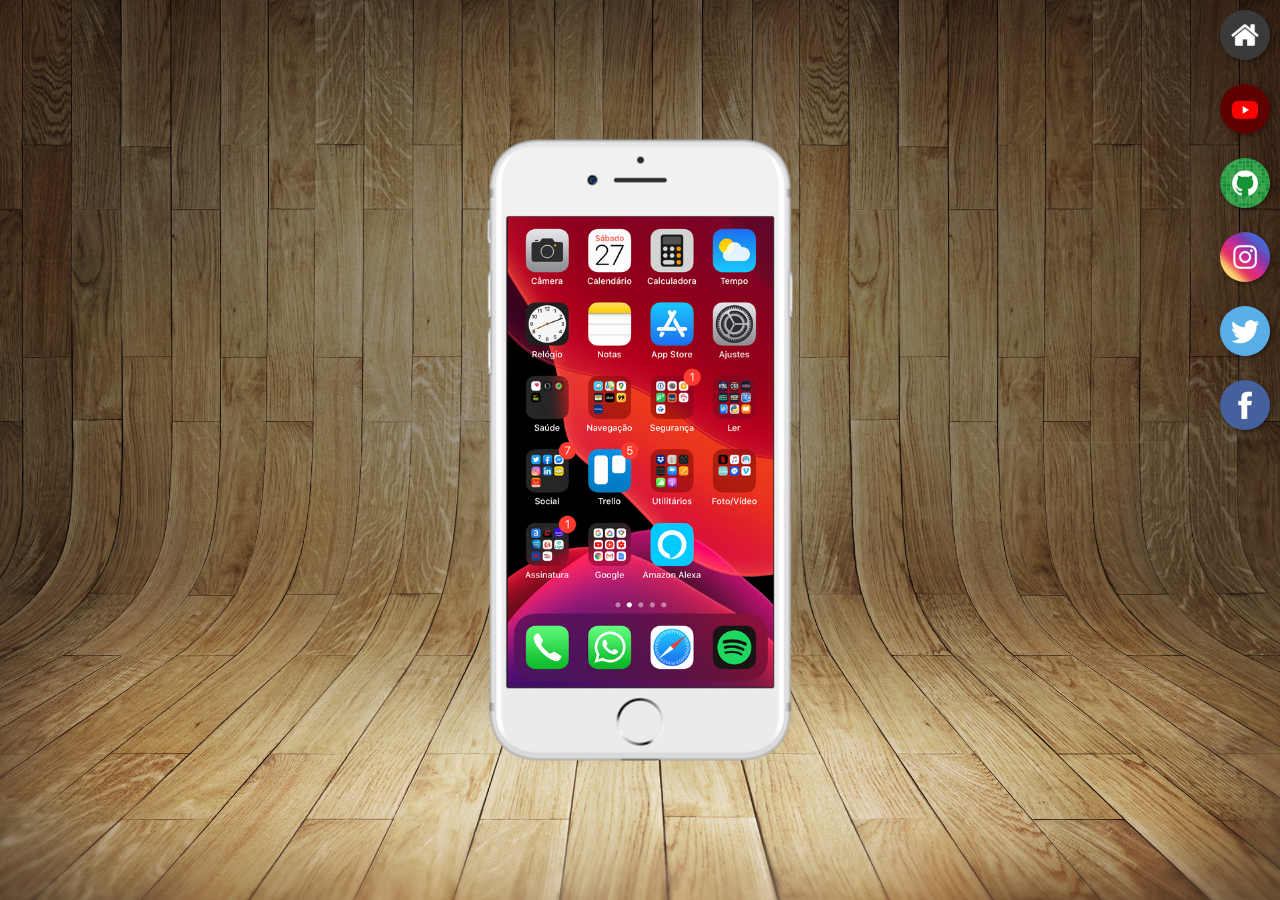
<file: index.html>
<!DOCTYPE html>
<html lang="pt-br">
<head>
    <meta charset="UTF-8">
    <meta name="viewport" content="width=device-width, initial-scale=1.0">
    <link rel="shortcut icon" href="favicon.ico" type="image/x-icon">
    <link rel="stylesheet" href="estilos/style.css">
    <title>Projeto Redes Sociais</title>
</head>
<body>
    <main>
        <section id="telefone">
            <iframe src="home.html" name="tela" id="tela" frameborder="0">
                Seu navegdor não é compatível com isso
            </iframe>
        </section>
        <section id="redes-sociais">
            <a href="home.html" target="tela"><img src="imagens/logo-home.jpg" alt="Home"></a><br>
            <a href="youtube.html" target="tela"><img src="imagens/logo-youtube.jpg" alt="Youtube"></a><br>
            <a href="github.html" target="tela"><img src="imagens/logo-github.jpg" alt="GitHub"></a><br>
            <a href="instagram.html" target="tela"><img src="imagens/logo-instagram.jpg" alt="Instagram"></a><br>
            <a href="twitter.html" target="tela"><img src="imagens/logo-twitter.jpg" alt="Twitter"></a><br>
            <a href="facebook.html" target="tela"><img src="imagens/logo-facebook.jpg" alt="Facebook"></a>
        </section>
    </main>
</body>
</html>
</file>
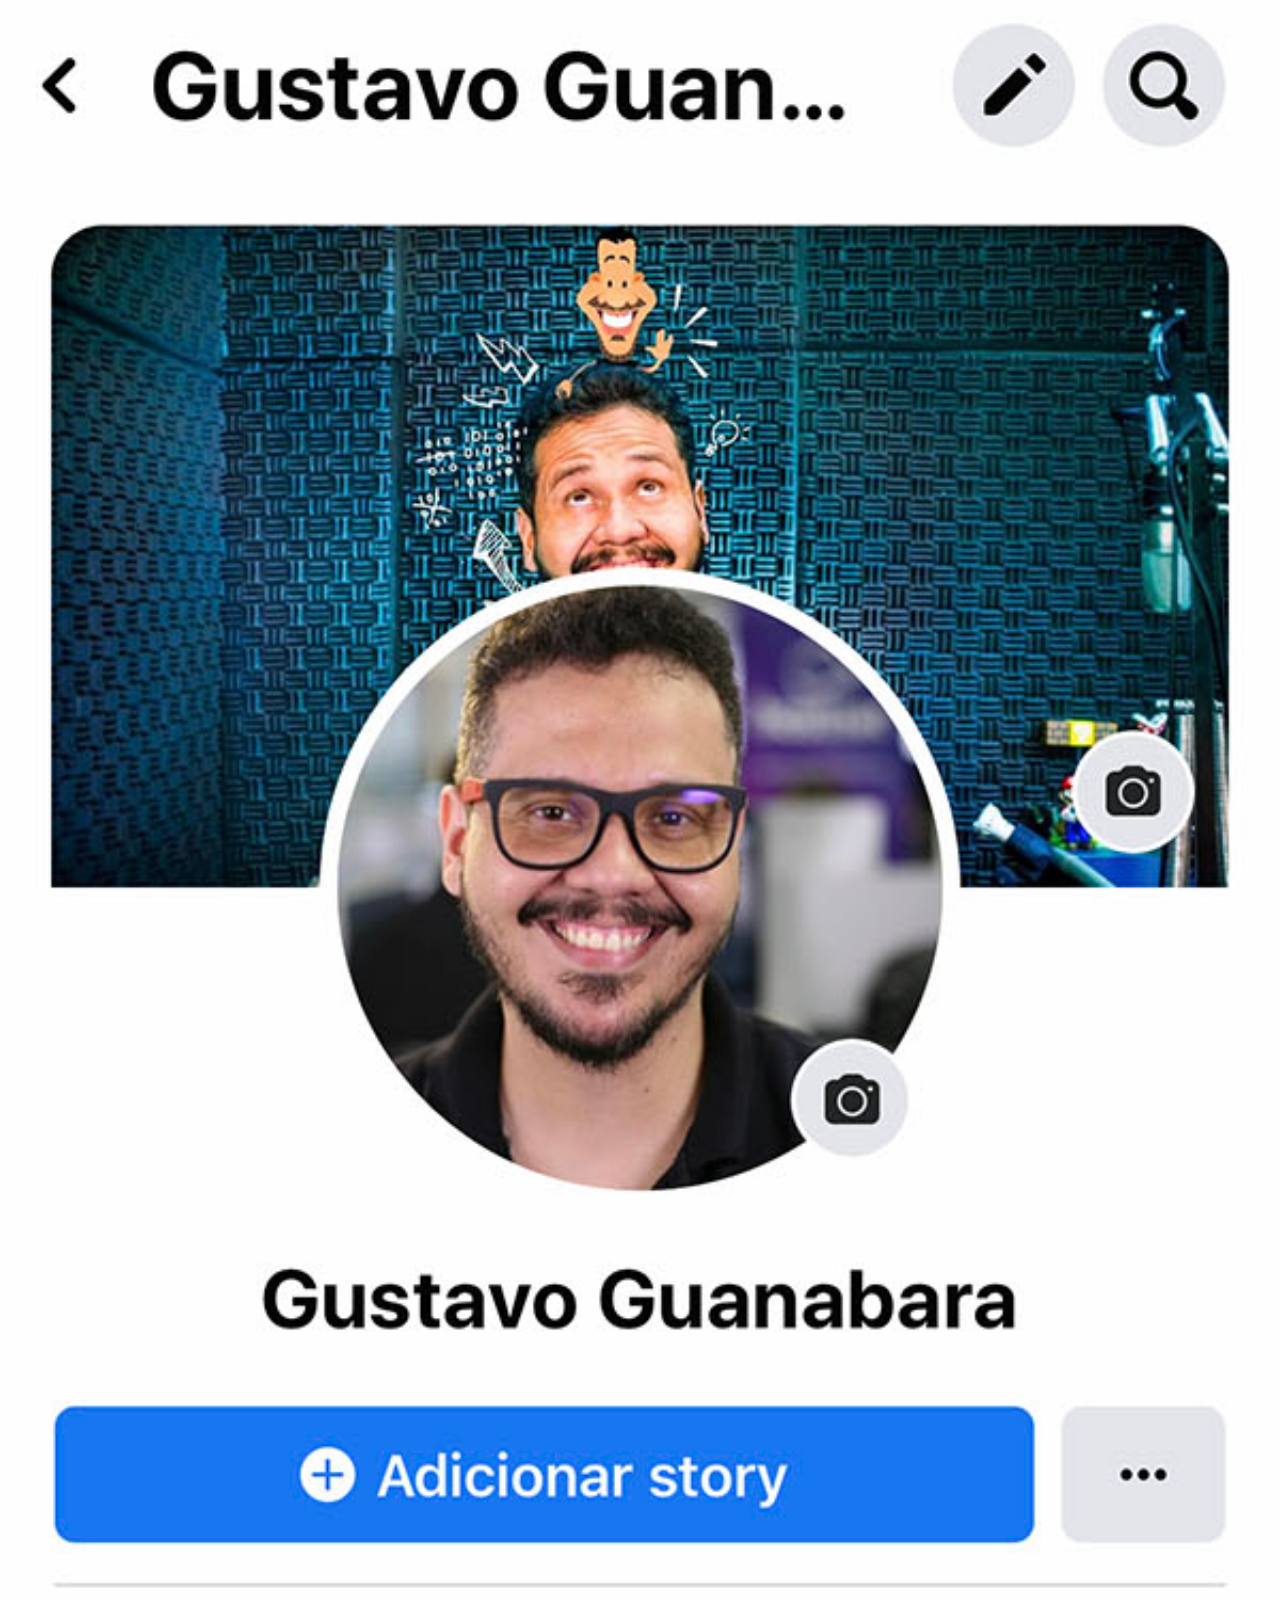
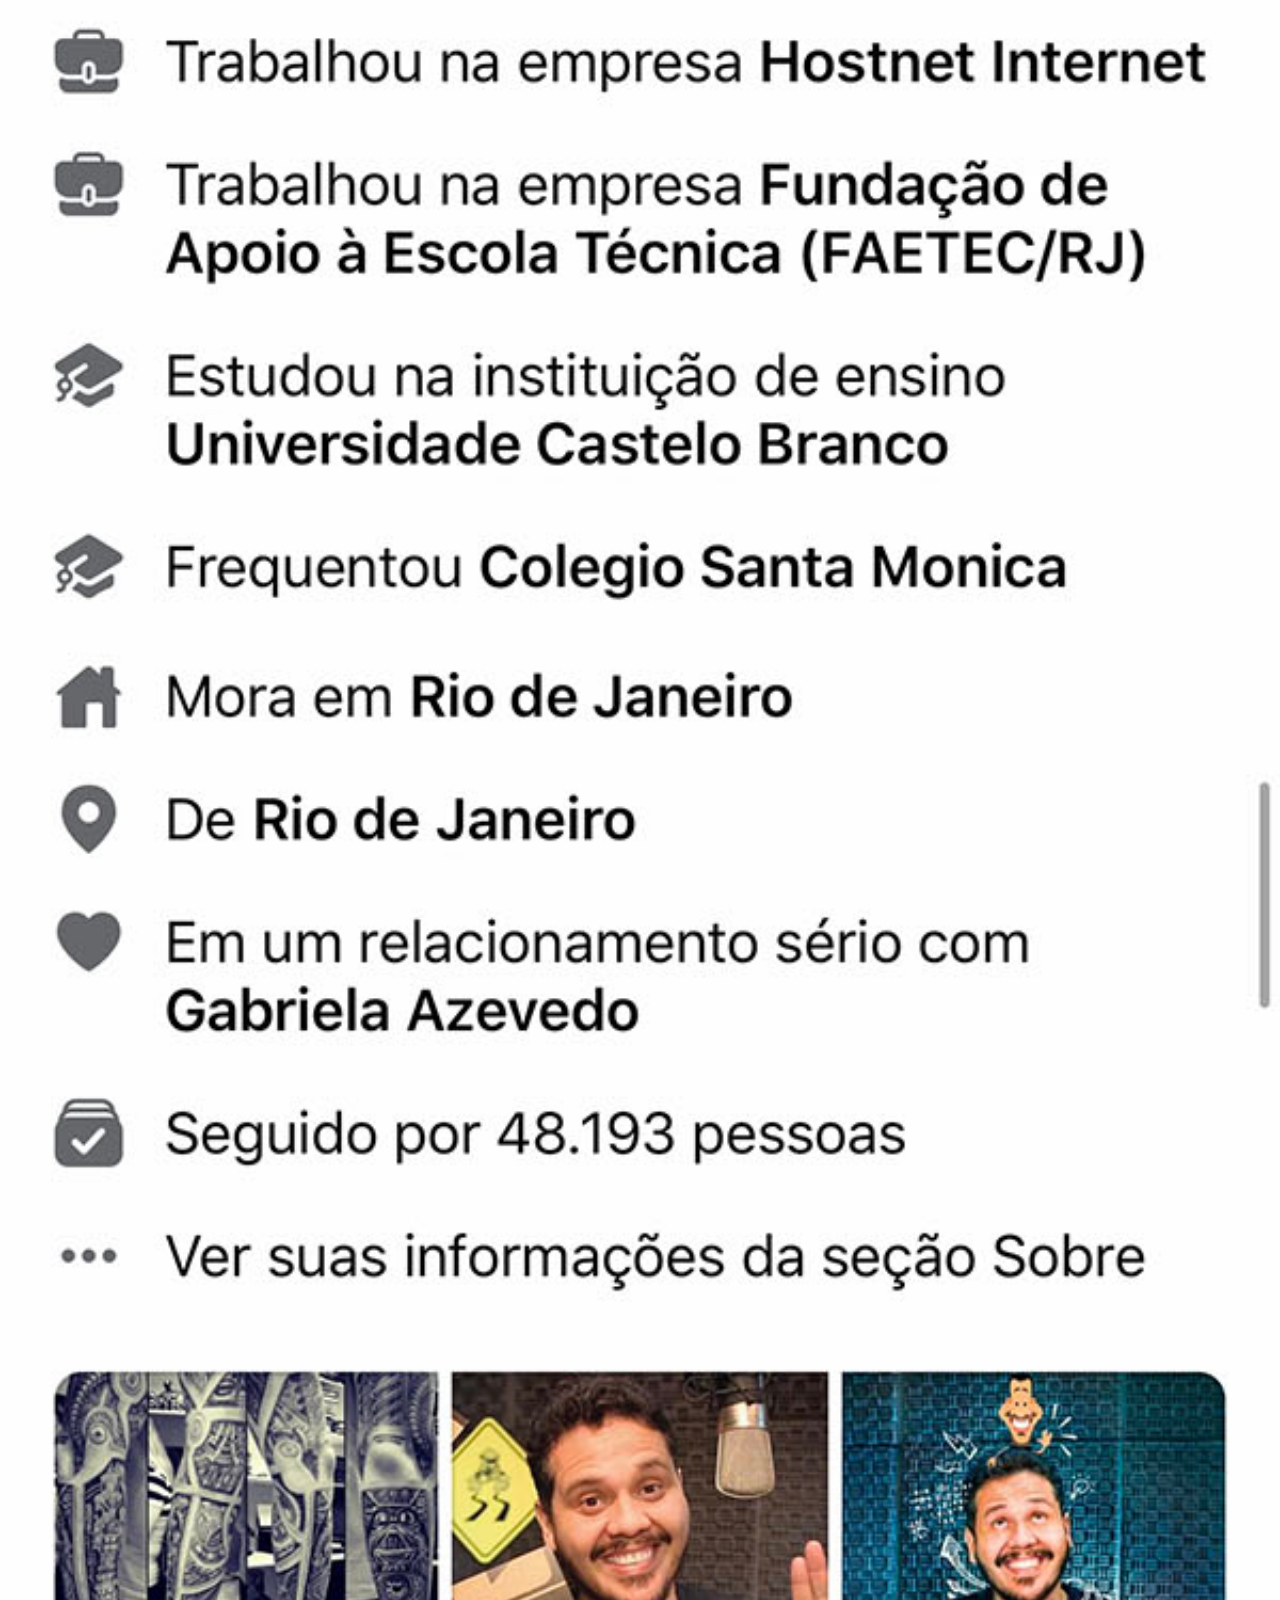
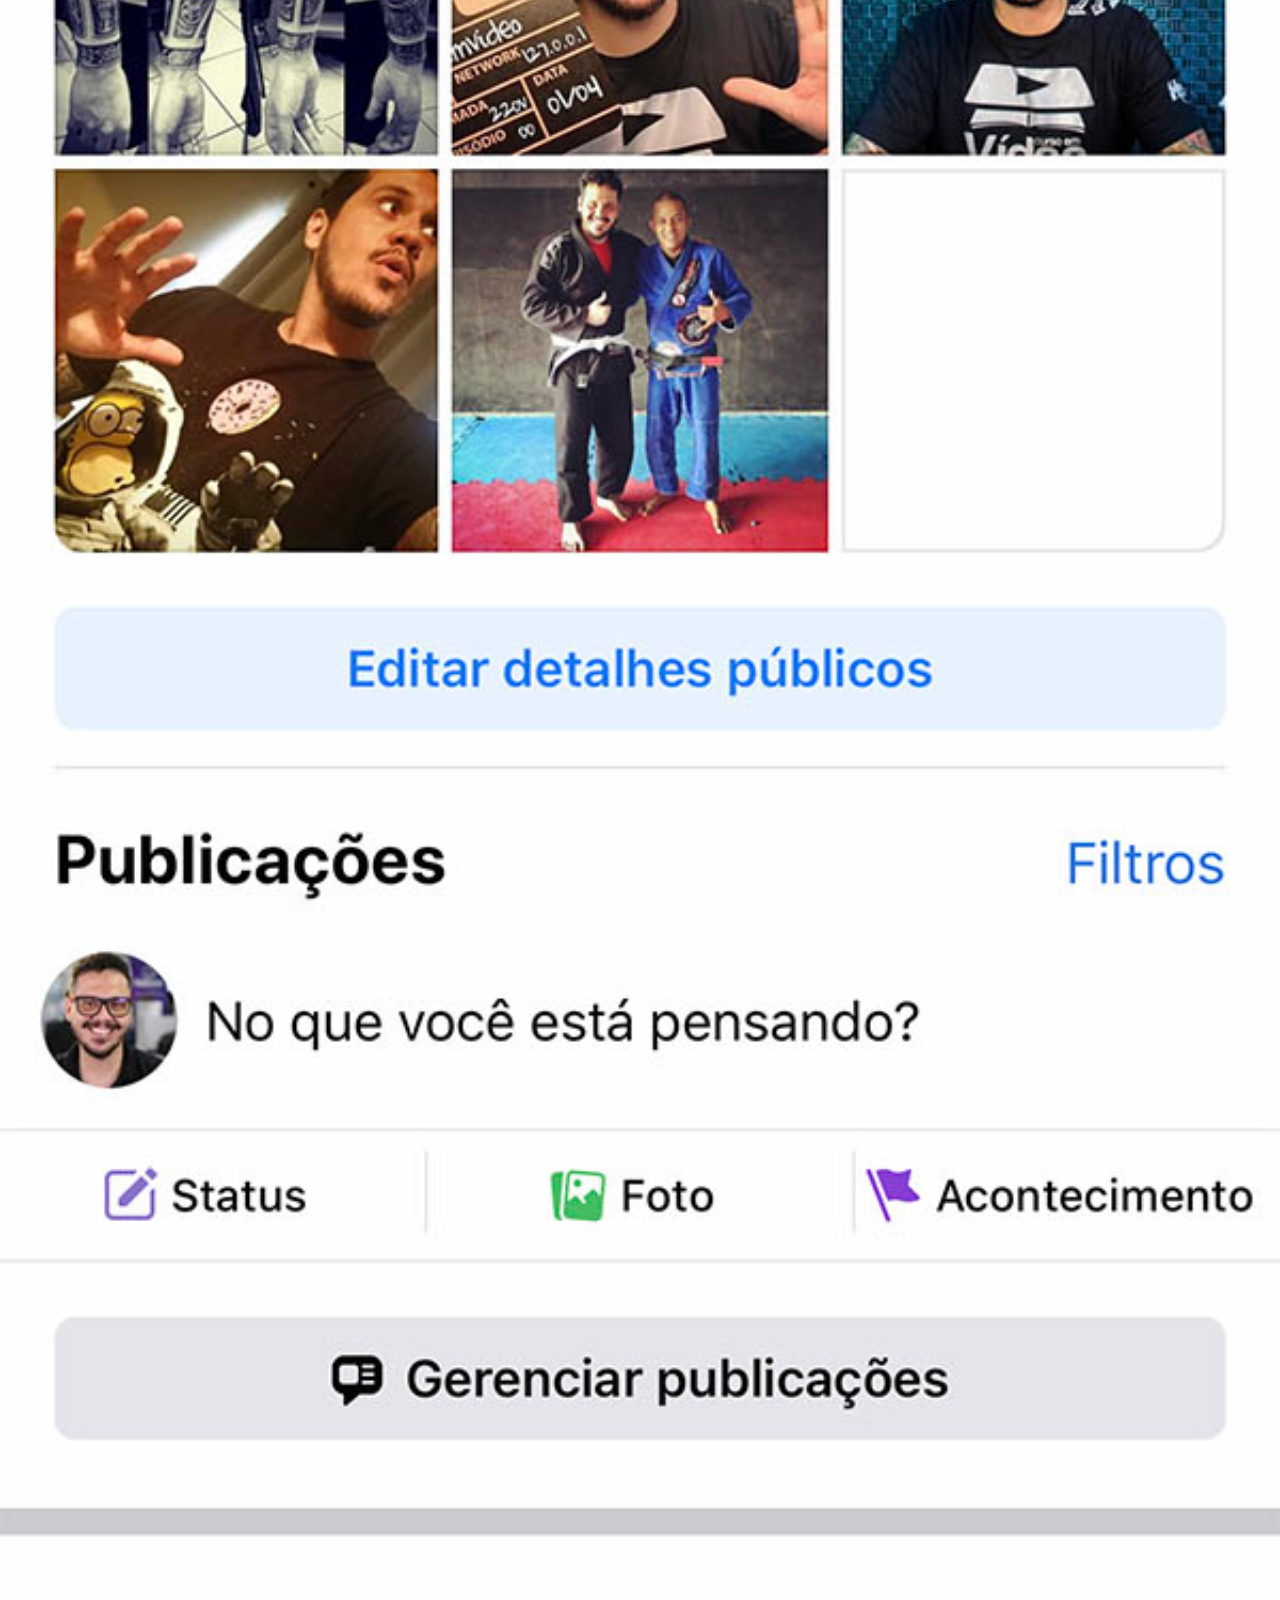
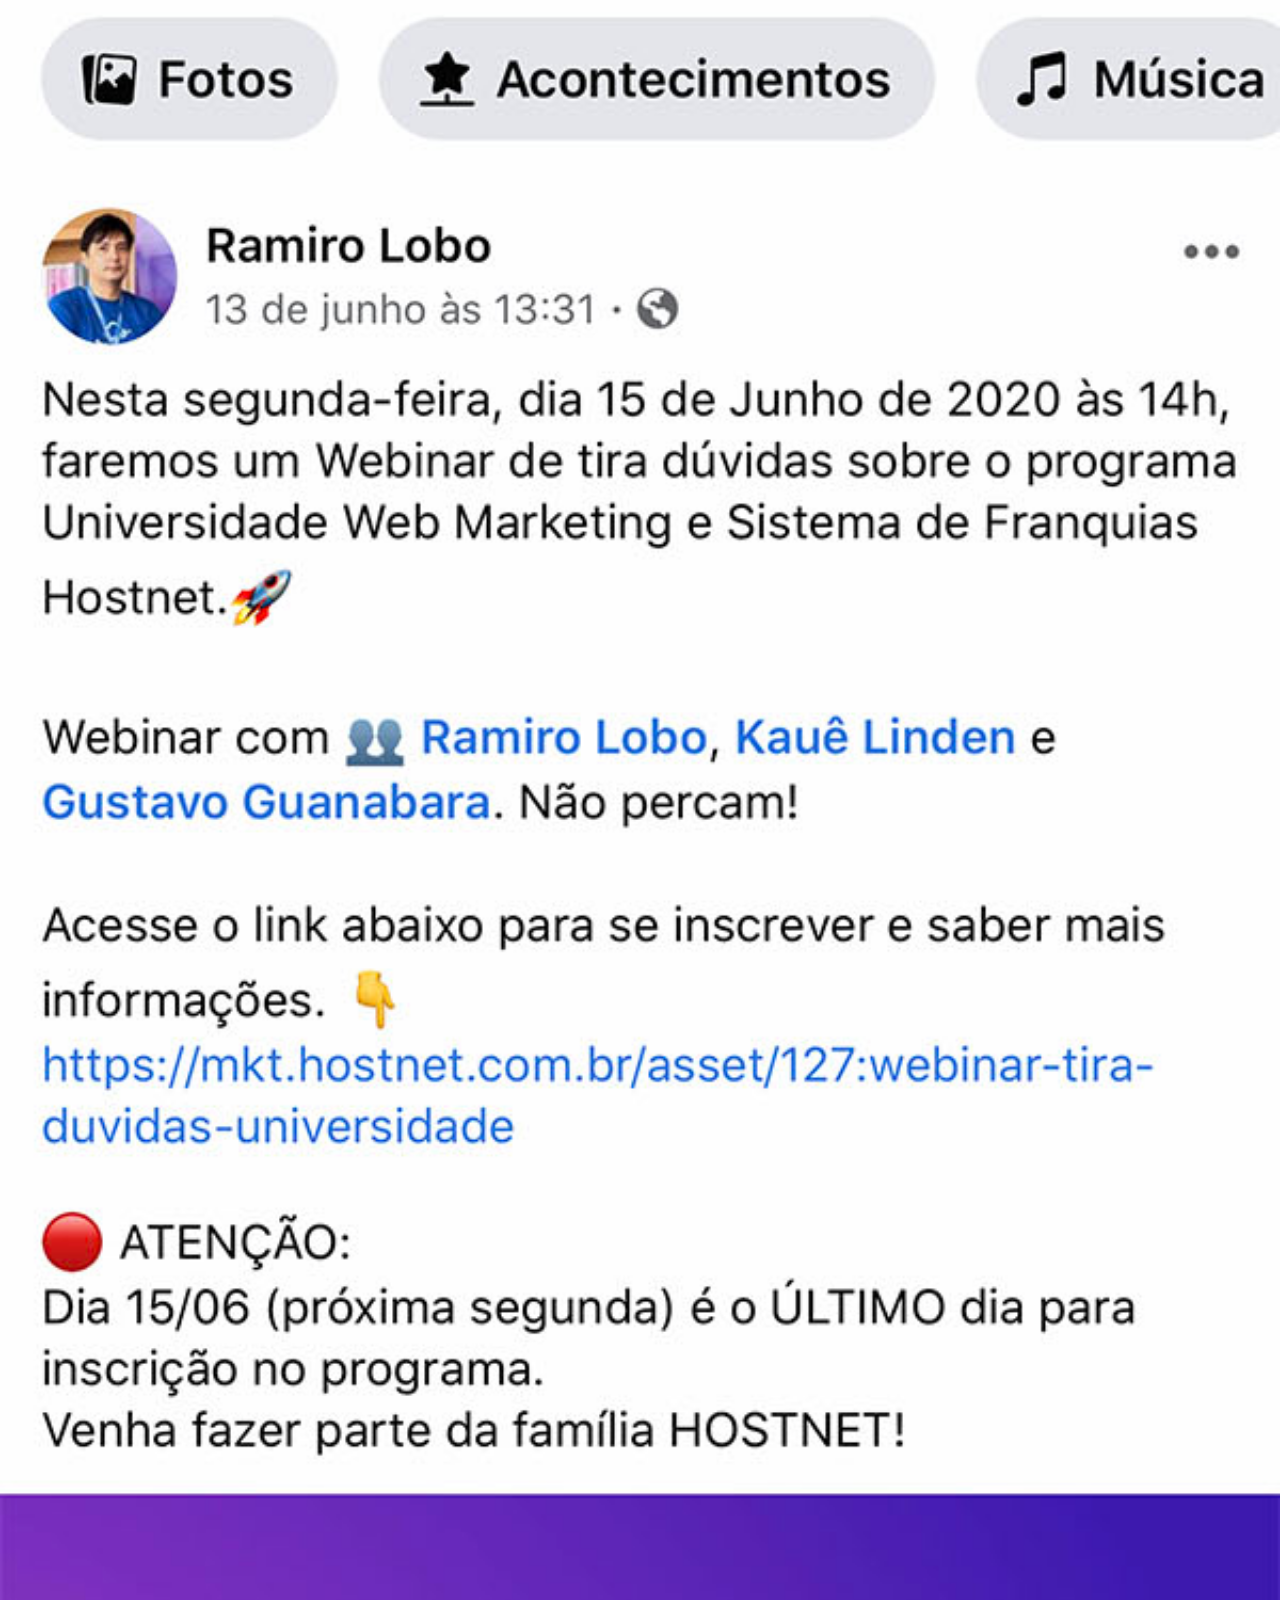
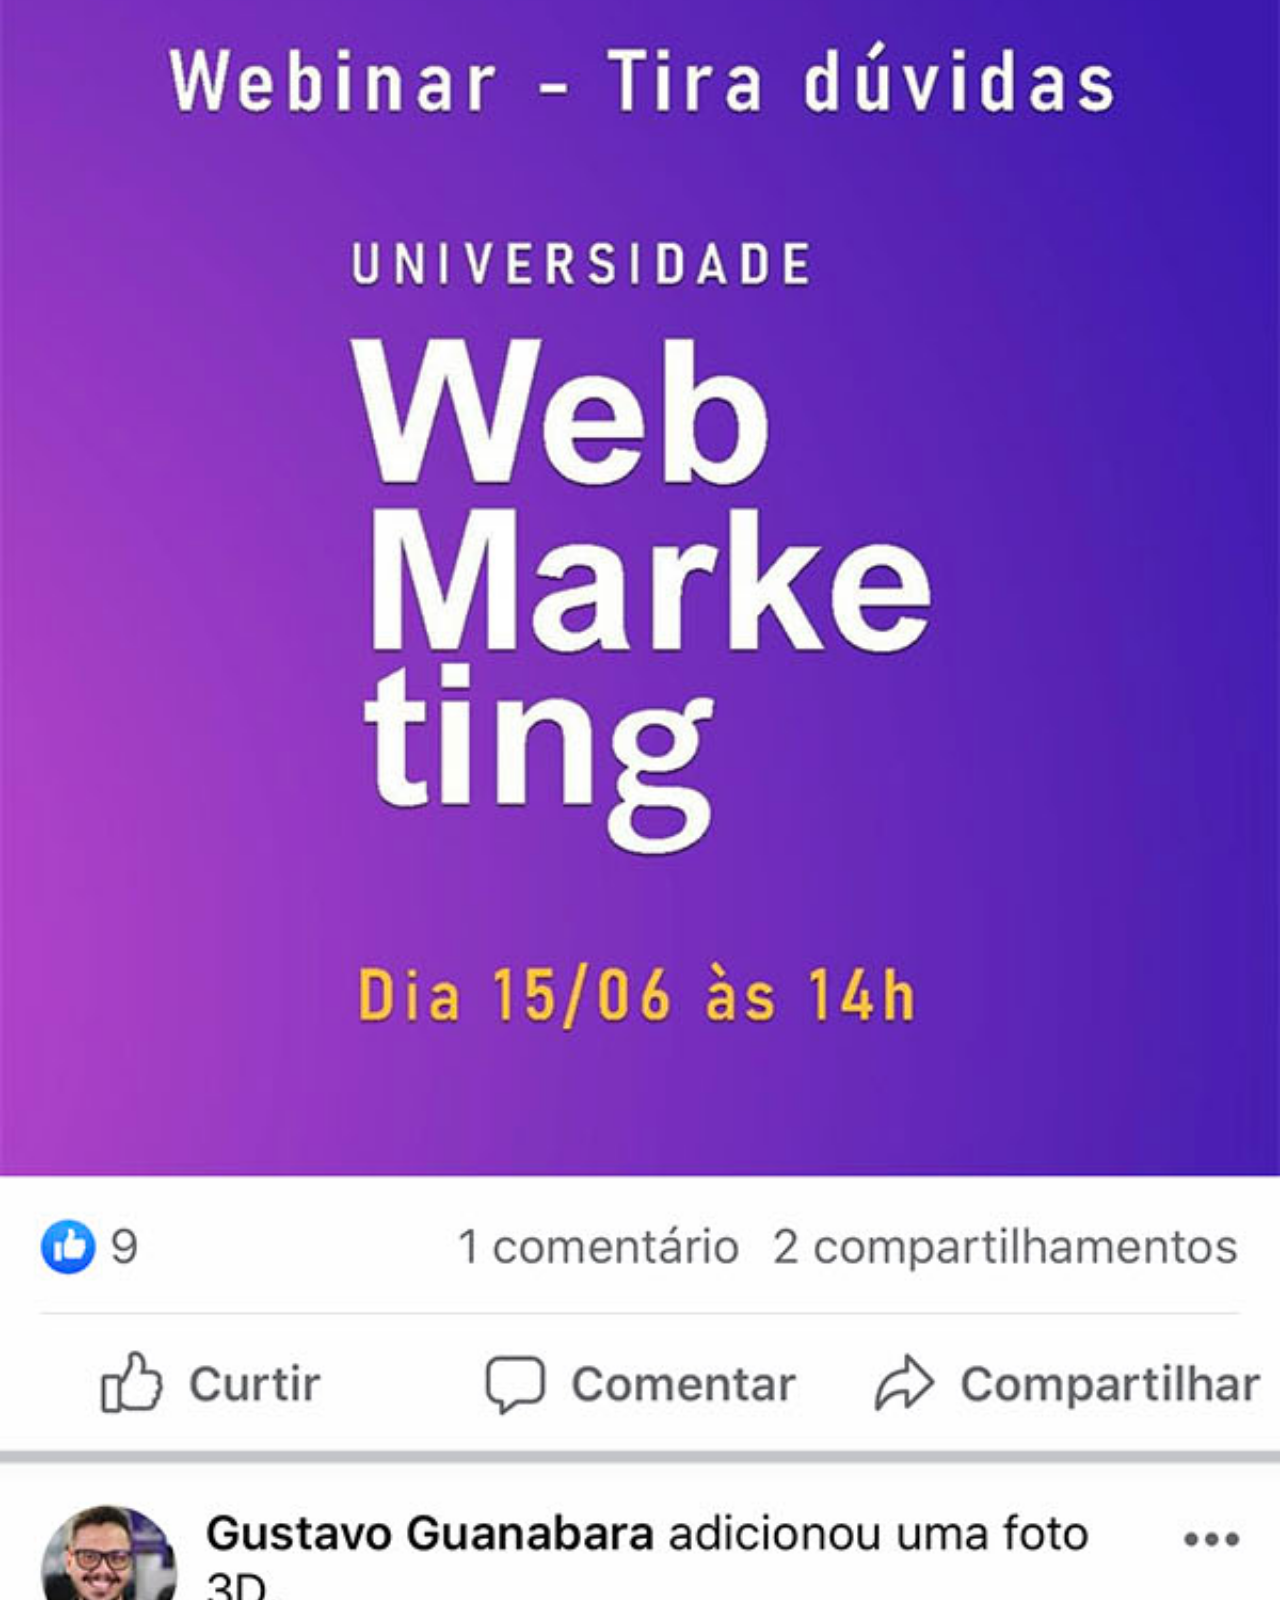
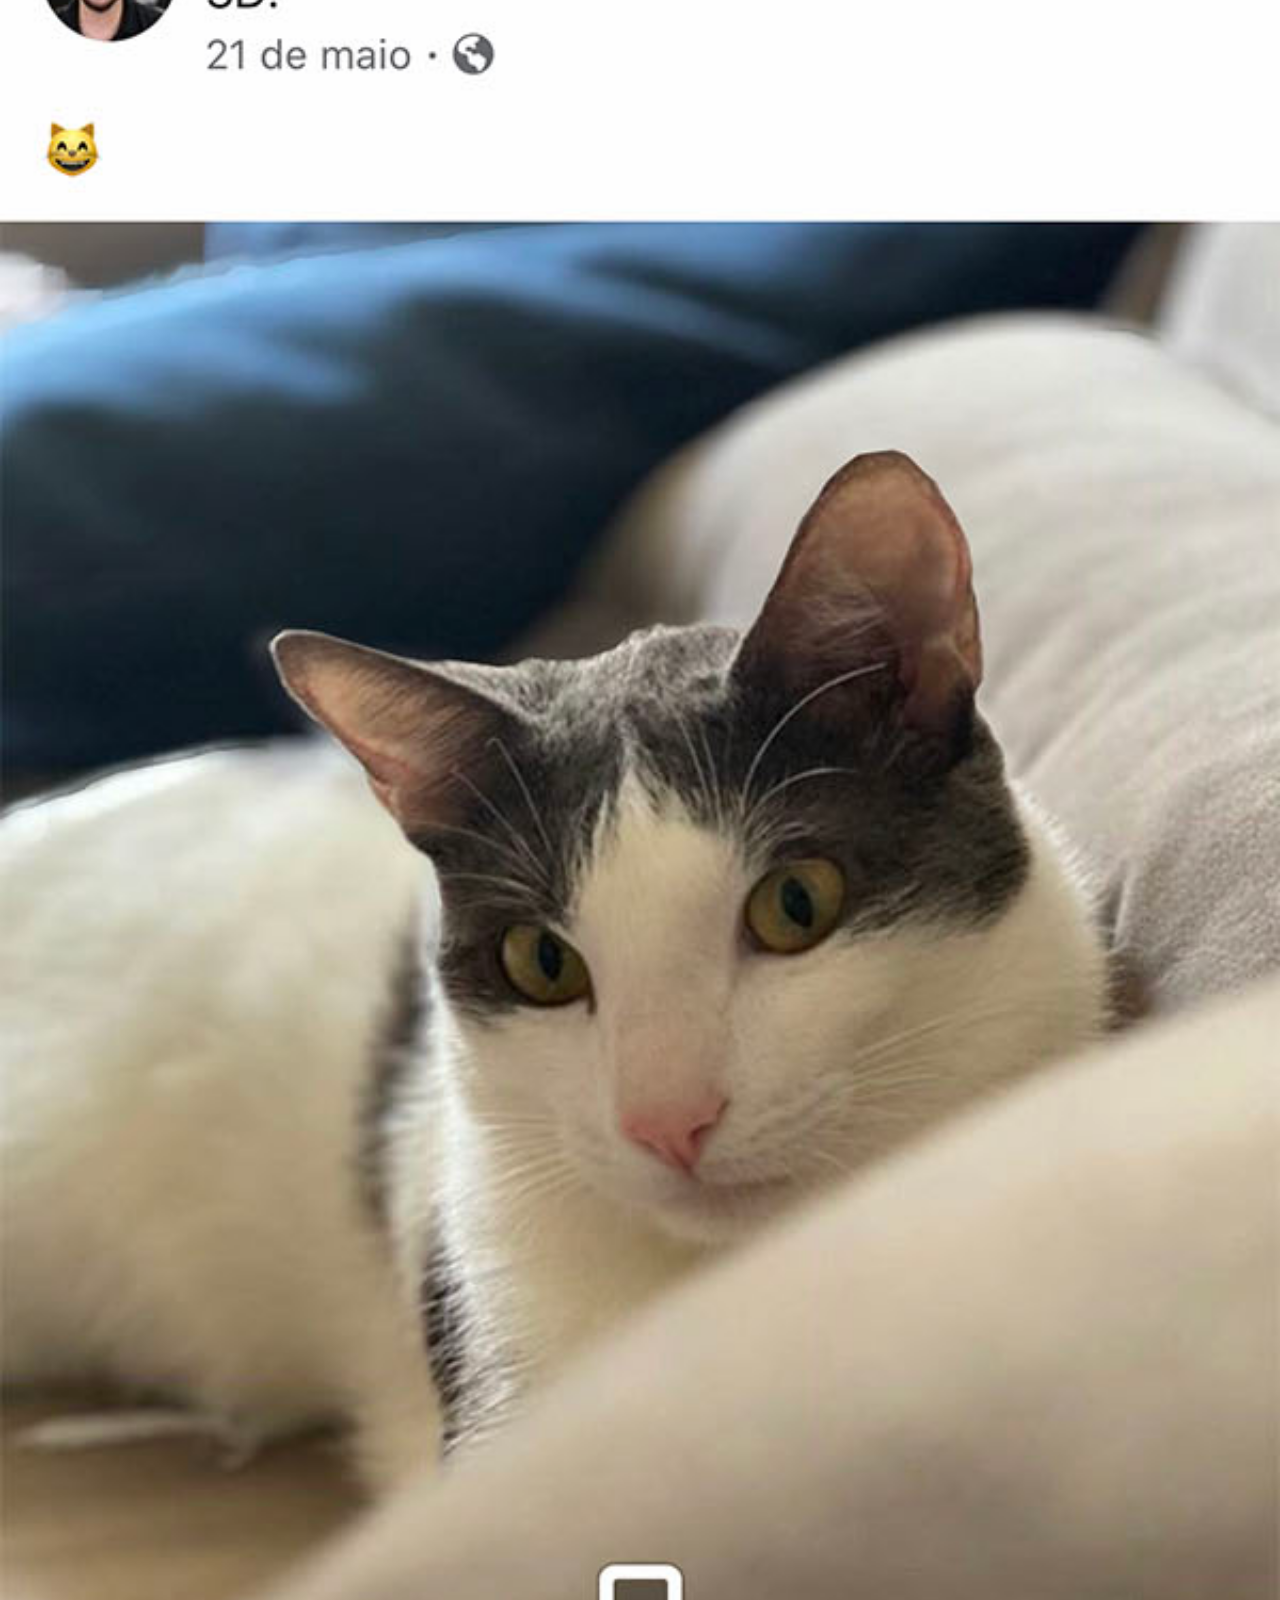
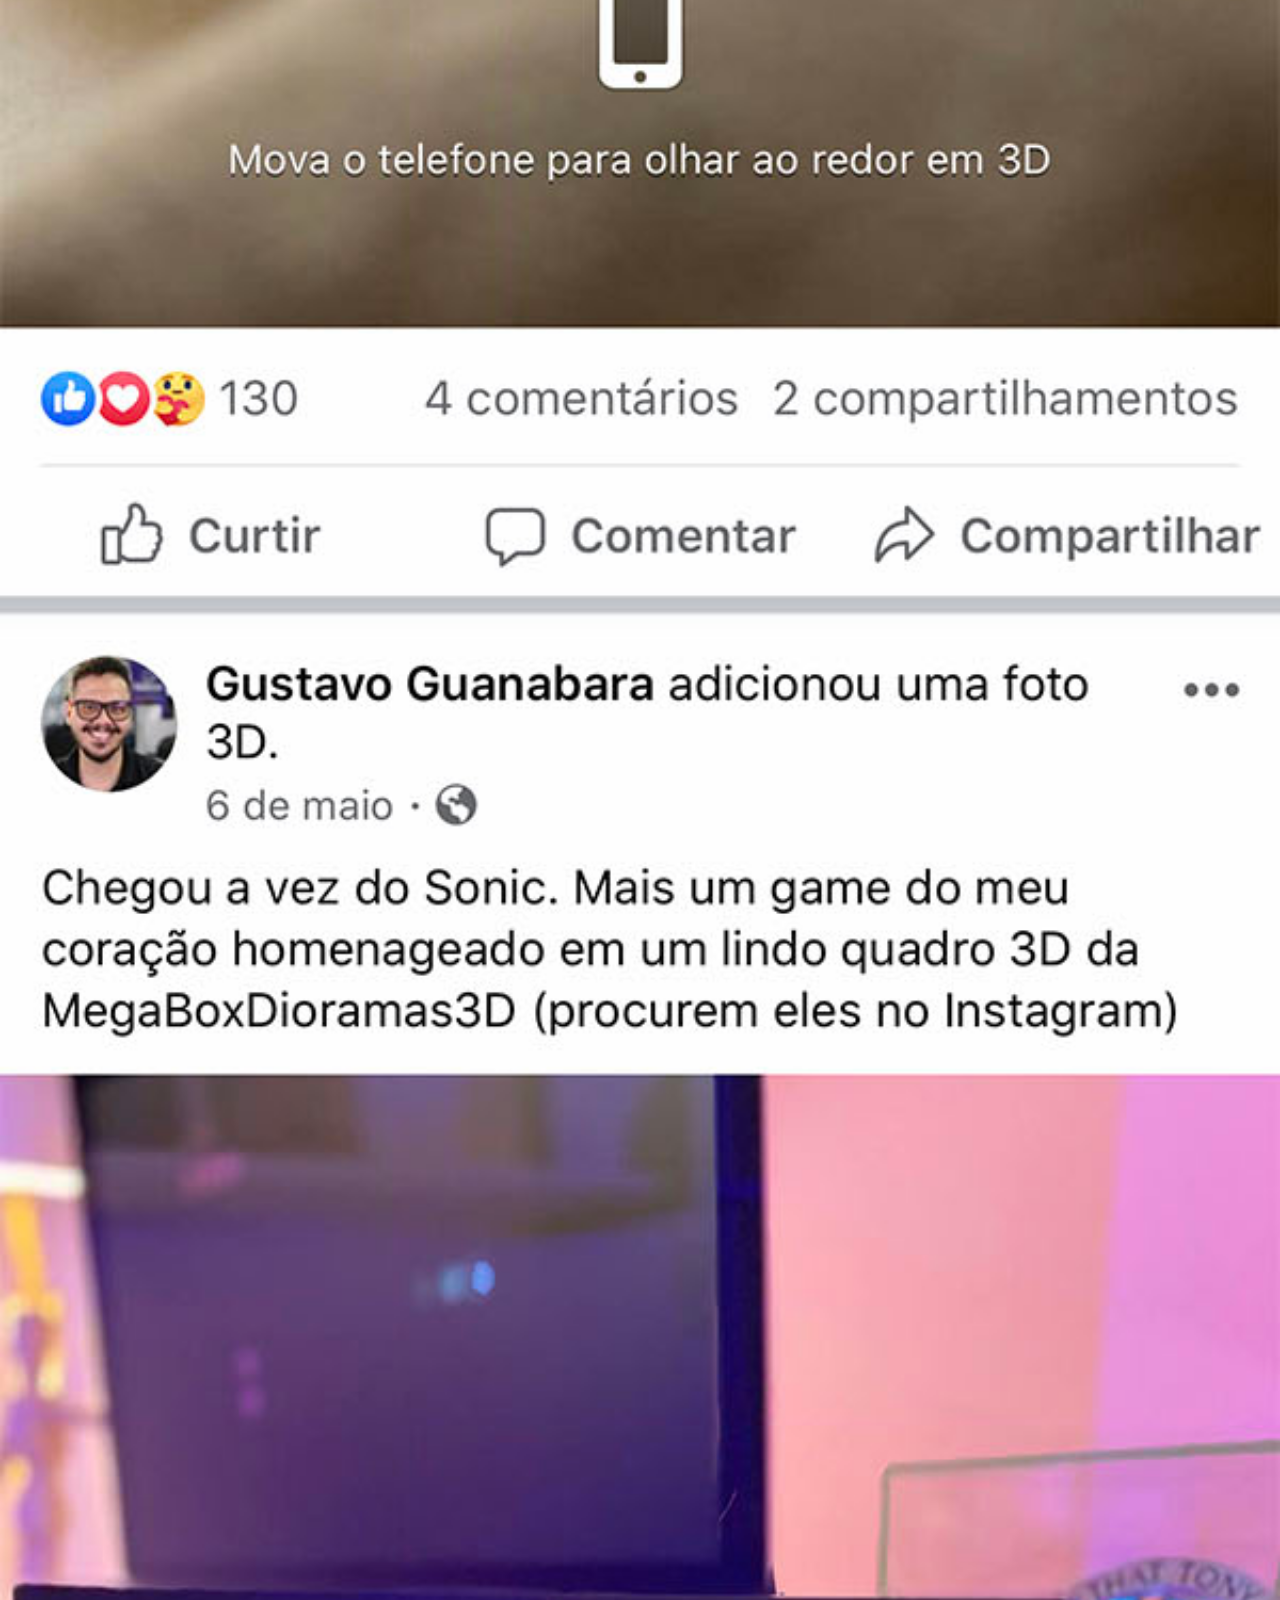
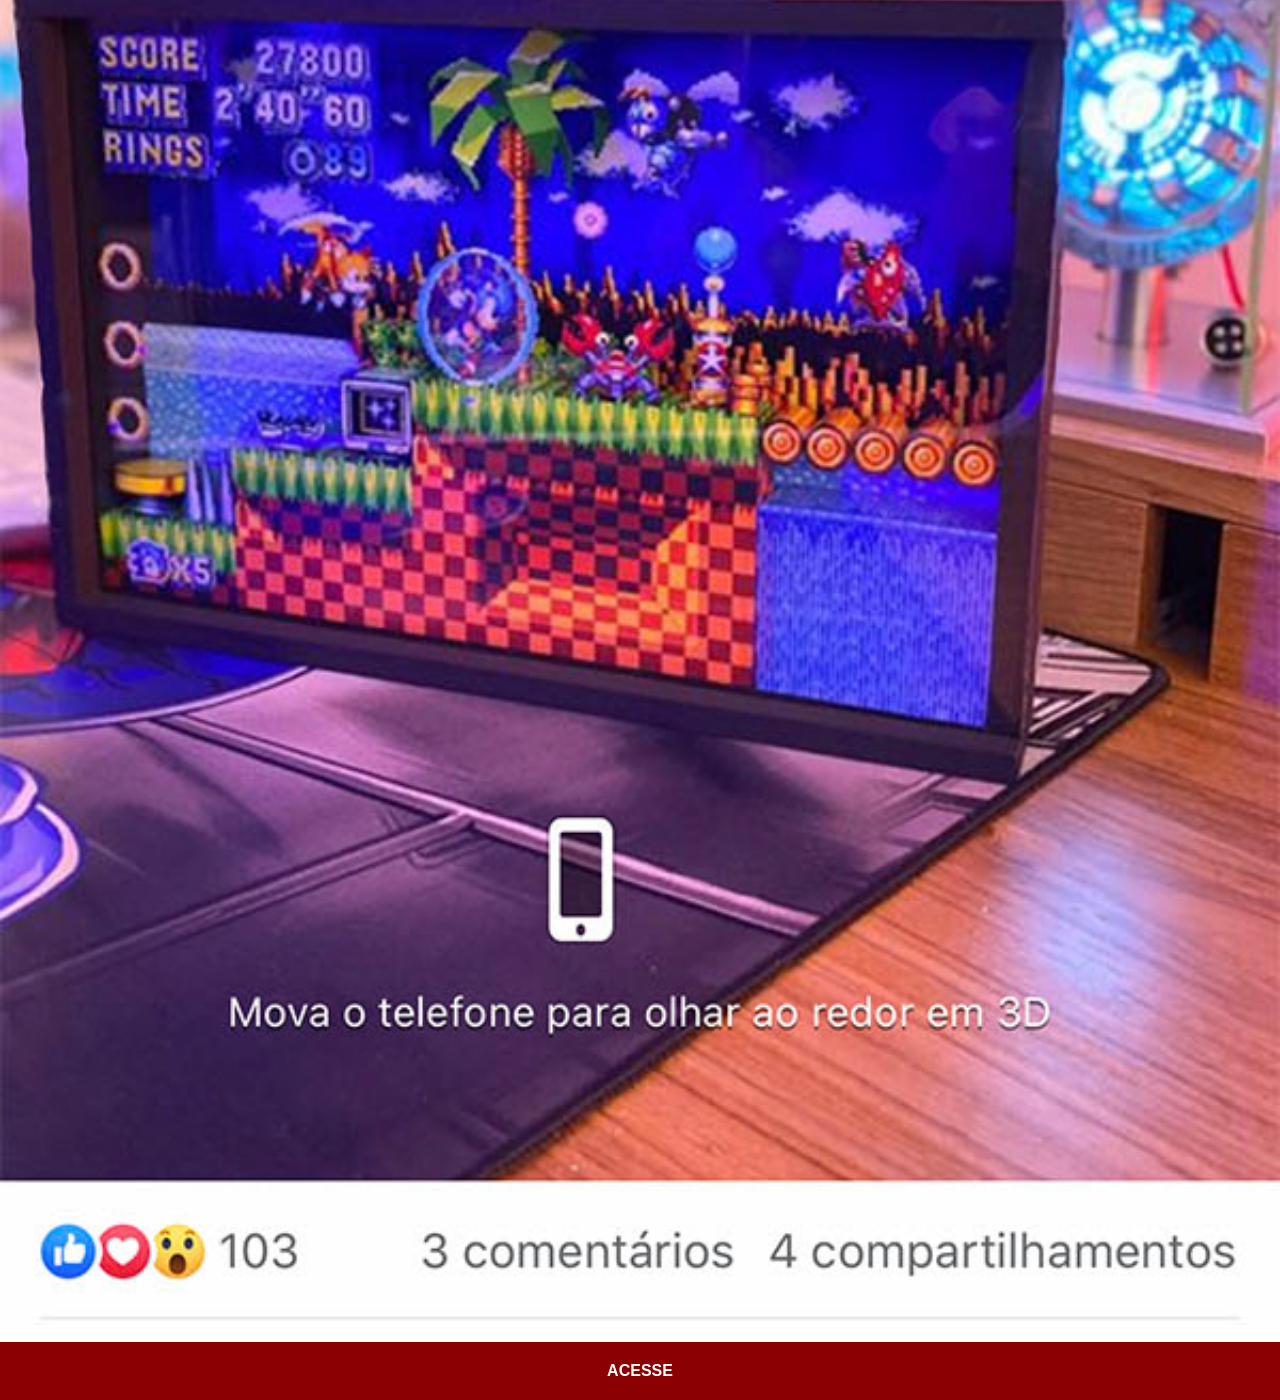
<file: facebook.html>
<!DOCTYPE html>
<html lang="pt-br">
<head>
    <meta charset="UTF-8">
    <meta name="viewport" content="width=device-width, initial-scale=1.0">
    <link rel="stylesheet" href="estilos/social.css">
    <title>Facebook</title>
</head>
<body>
    <img src="imagens/tela-facebook.jpg" alt="Facebook">
    <a href="https://www.facebook.com/gustavoguanabara/">ACESSE</a>
</body>
</html>
</file>
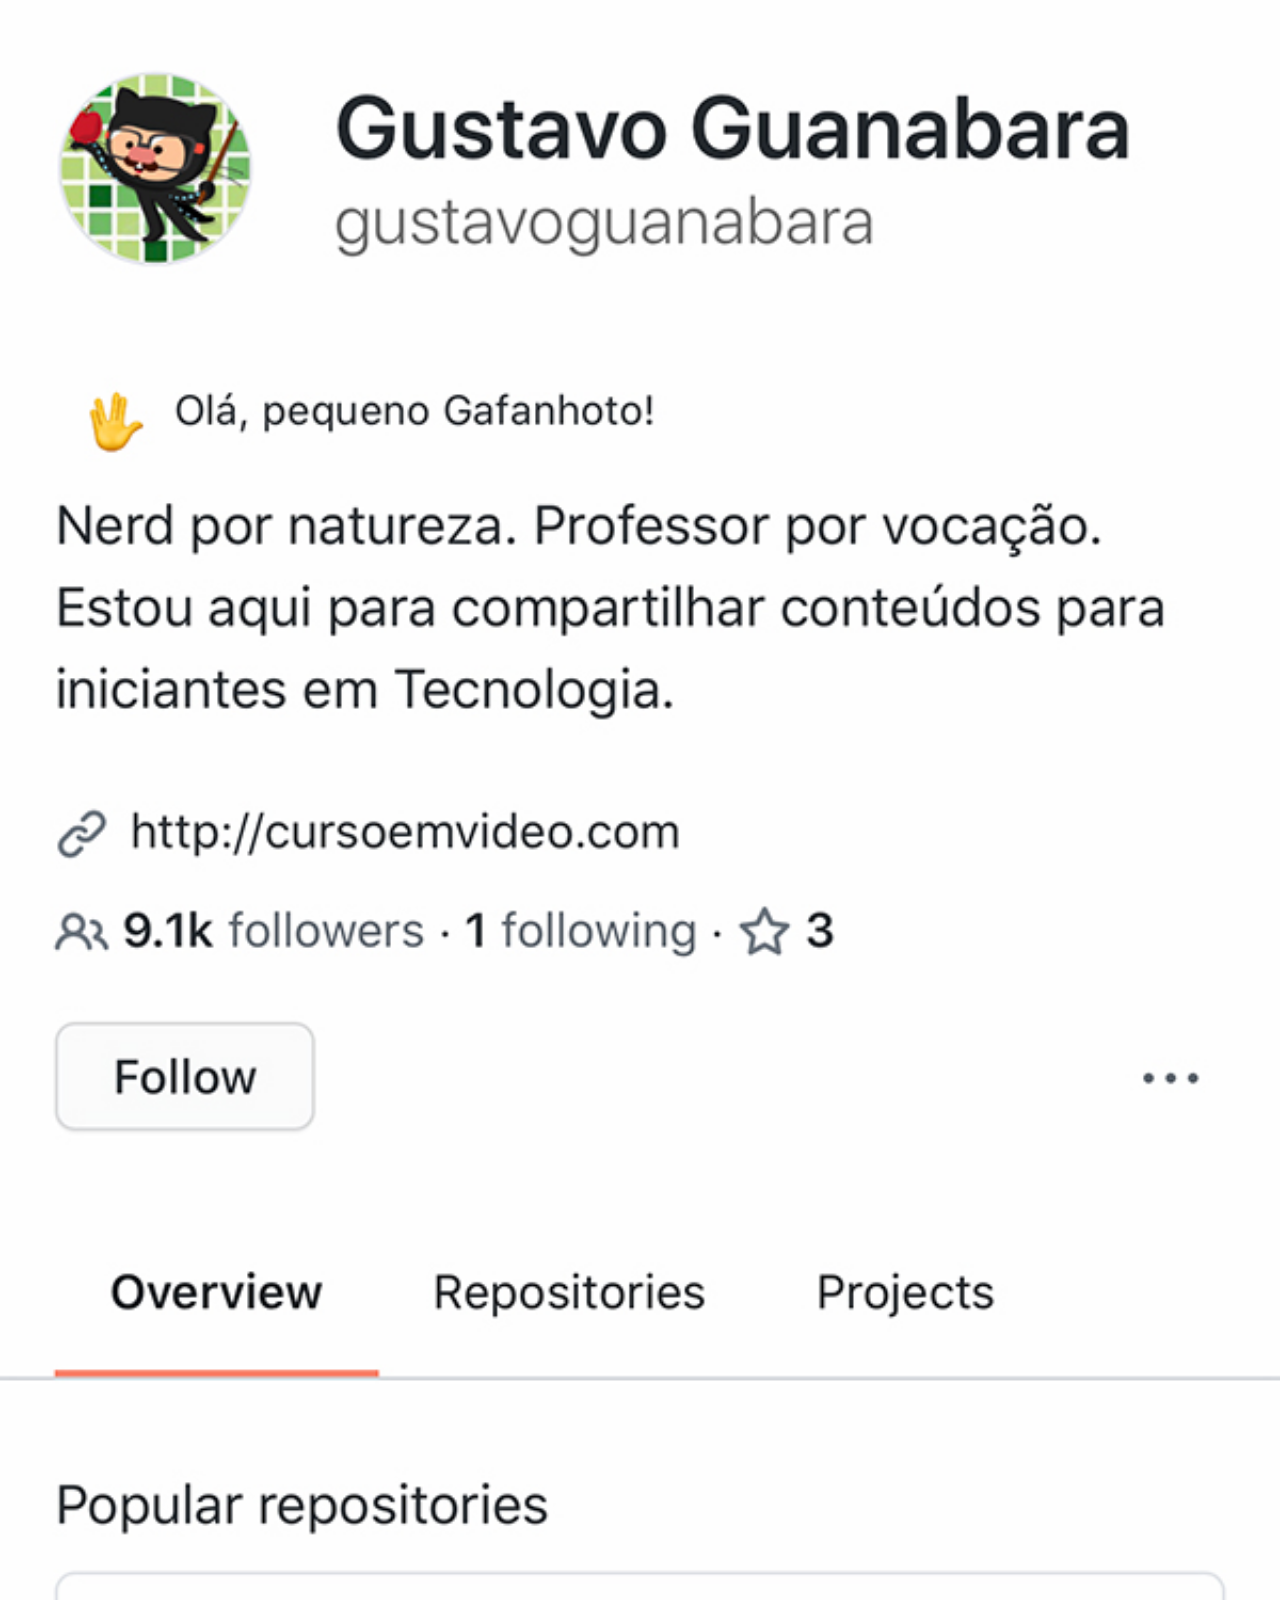
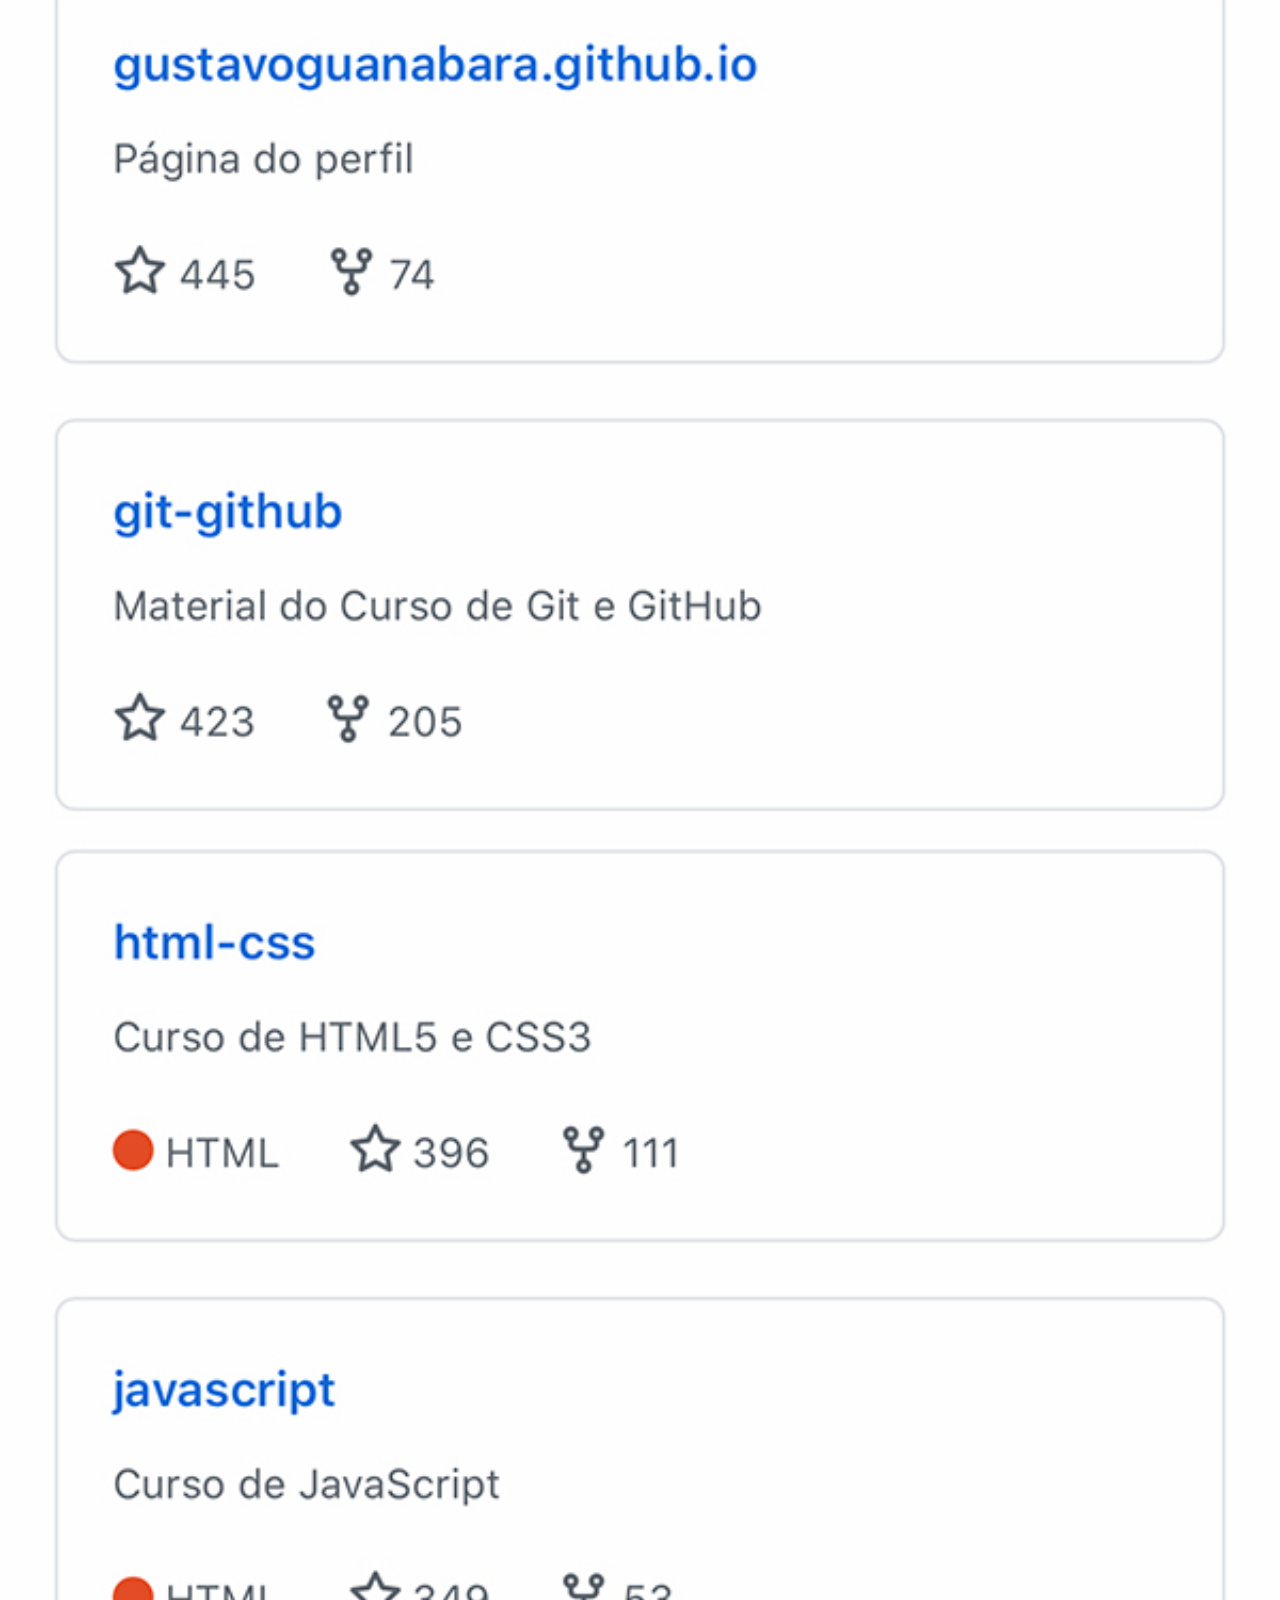
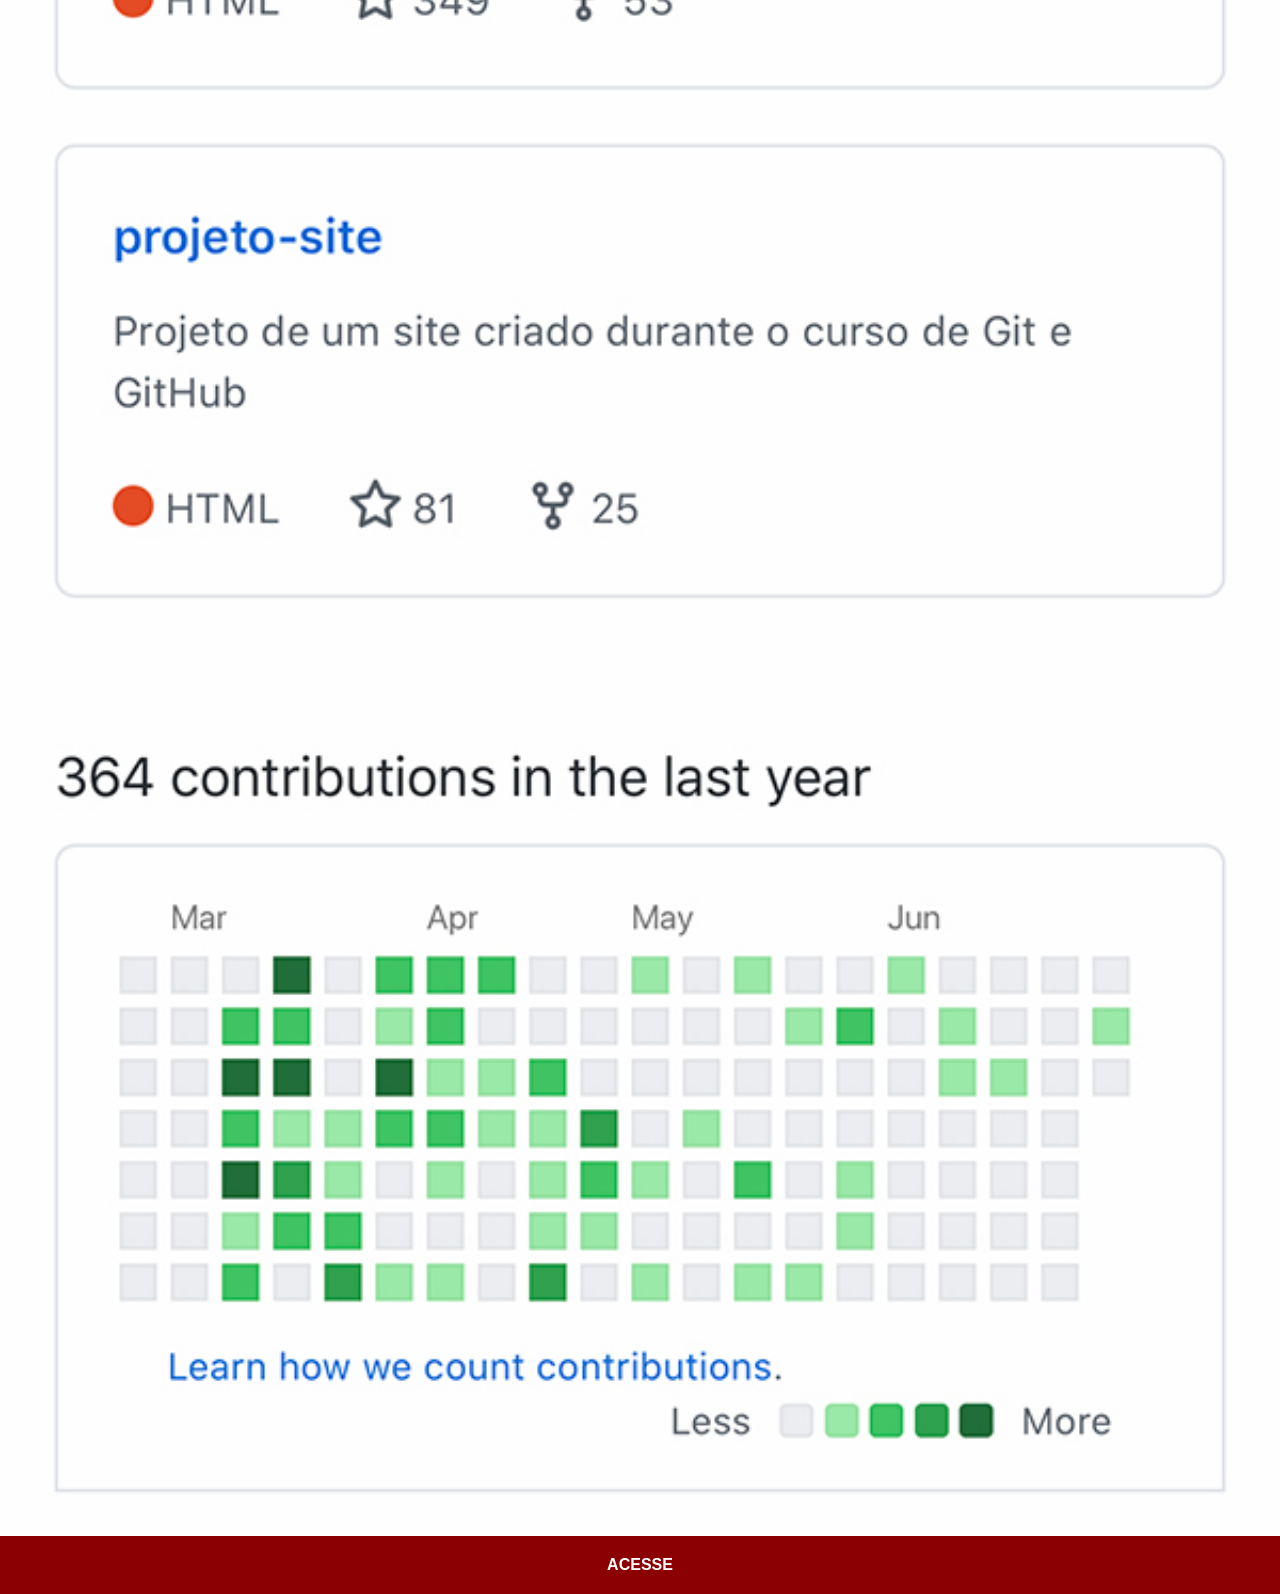
<file: github.html>
<!DOCTYPE html>
<html lang="pt-br">
<head>
    <meta charset="UTF-8">
    <meta name="viewport" content="width=device-width, initial-scale=1.0">
    <link rel="stylesheet" href="estilos/social.css">
    <title>GitHub</title>
</head>
<body>
    <img src="imagens/tela-github.jpg" alt="Youtube">
    <a href="https://github.com/gustavoguanabara" target="_blank">ACESSE</a>
</body>
</html>
</file>
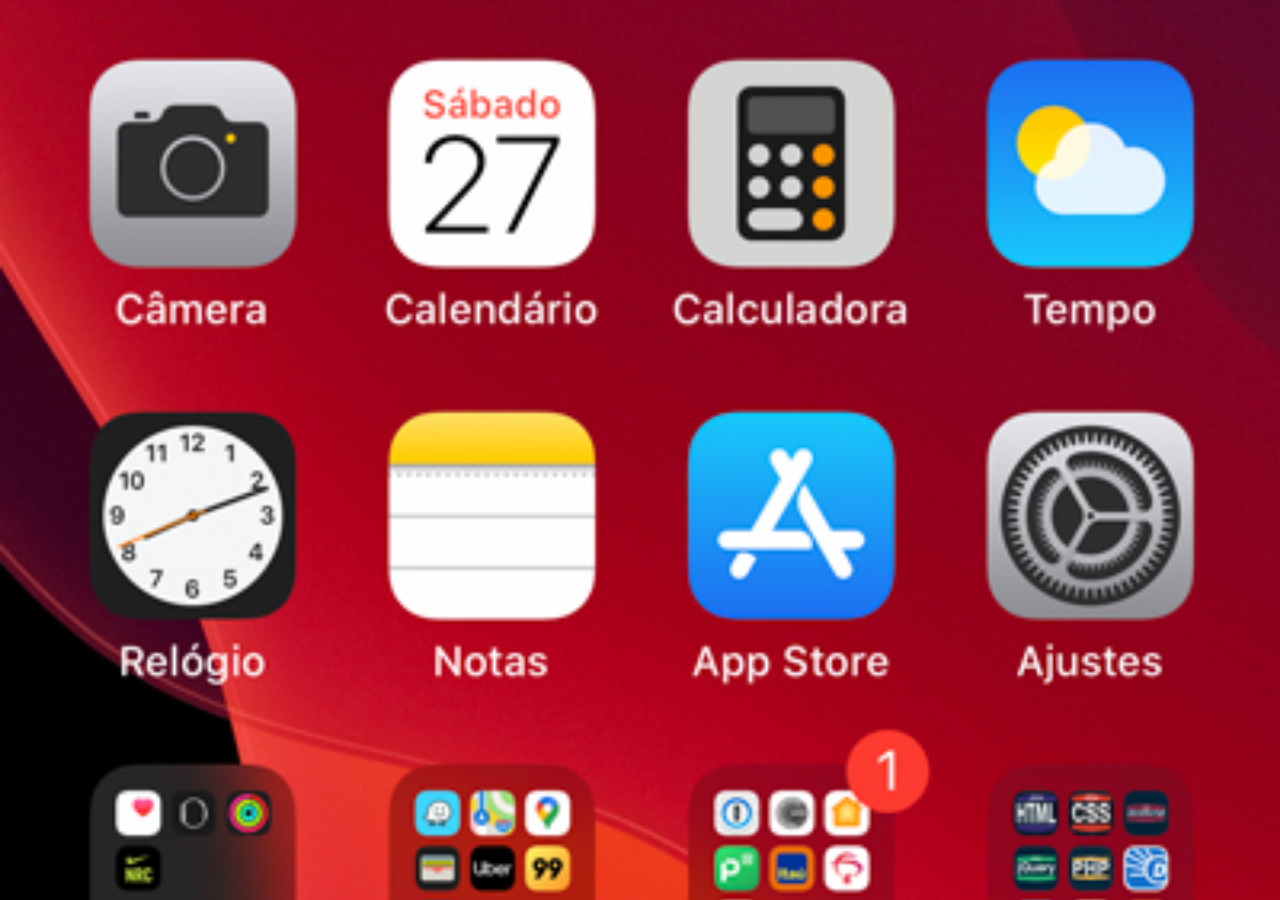
<file: home.html>
<!DOCTYPE html>
<html lang="pt-br">
<head>
    <meta charset="UTF-8">
    <meta name="viewport" content="width=device-width, initial-scale=1.0">
    <title>Home</title>
    <style>
        *{
            margin: 0px;
            padding: 0px;
        }

        body{
            width: 100vw;
            height: 100vh;
            background: black url('imagens/tela-home.jpg') no-repeat top center;
            background-size: cover;
        }
    </style>
</head>
<body>

</body>
</html>
</file>
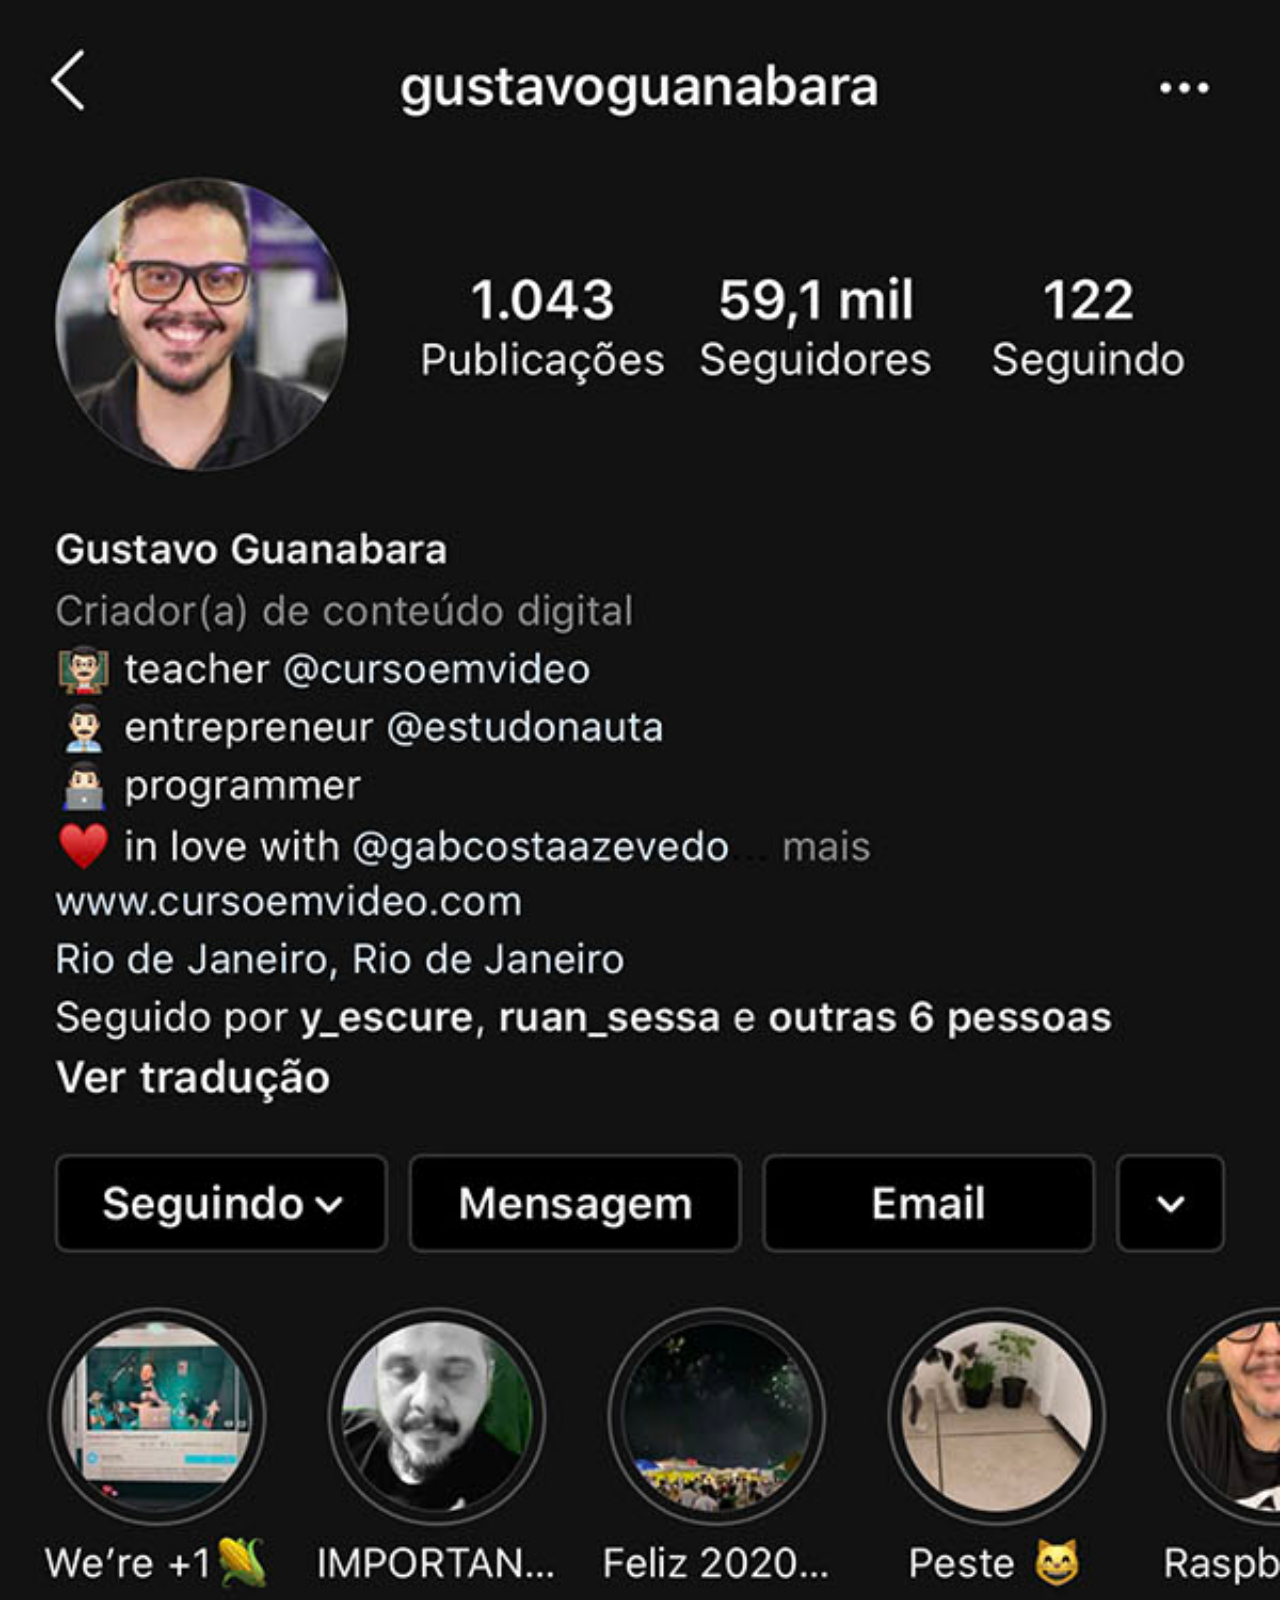
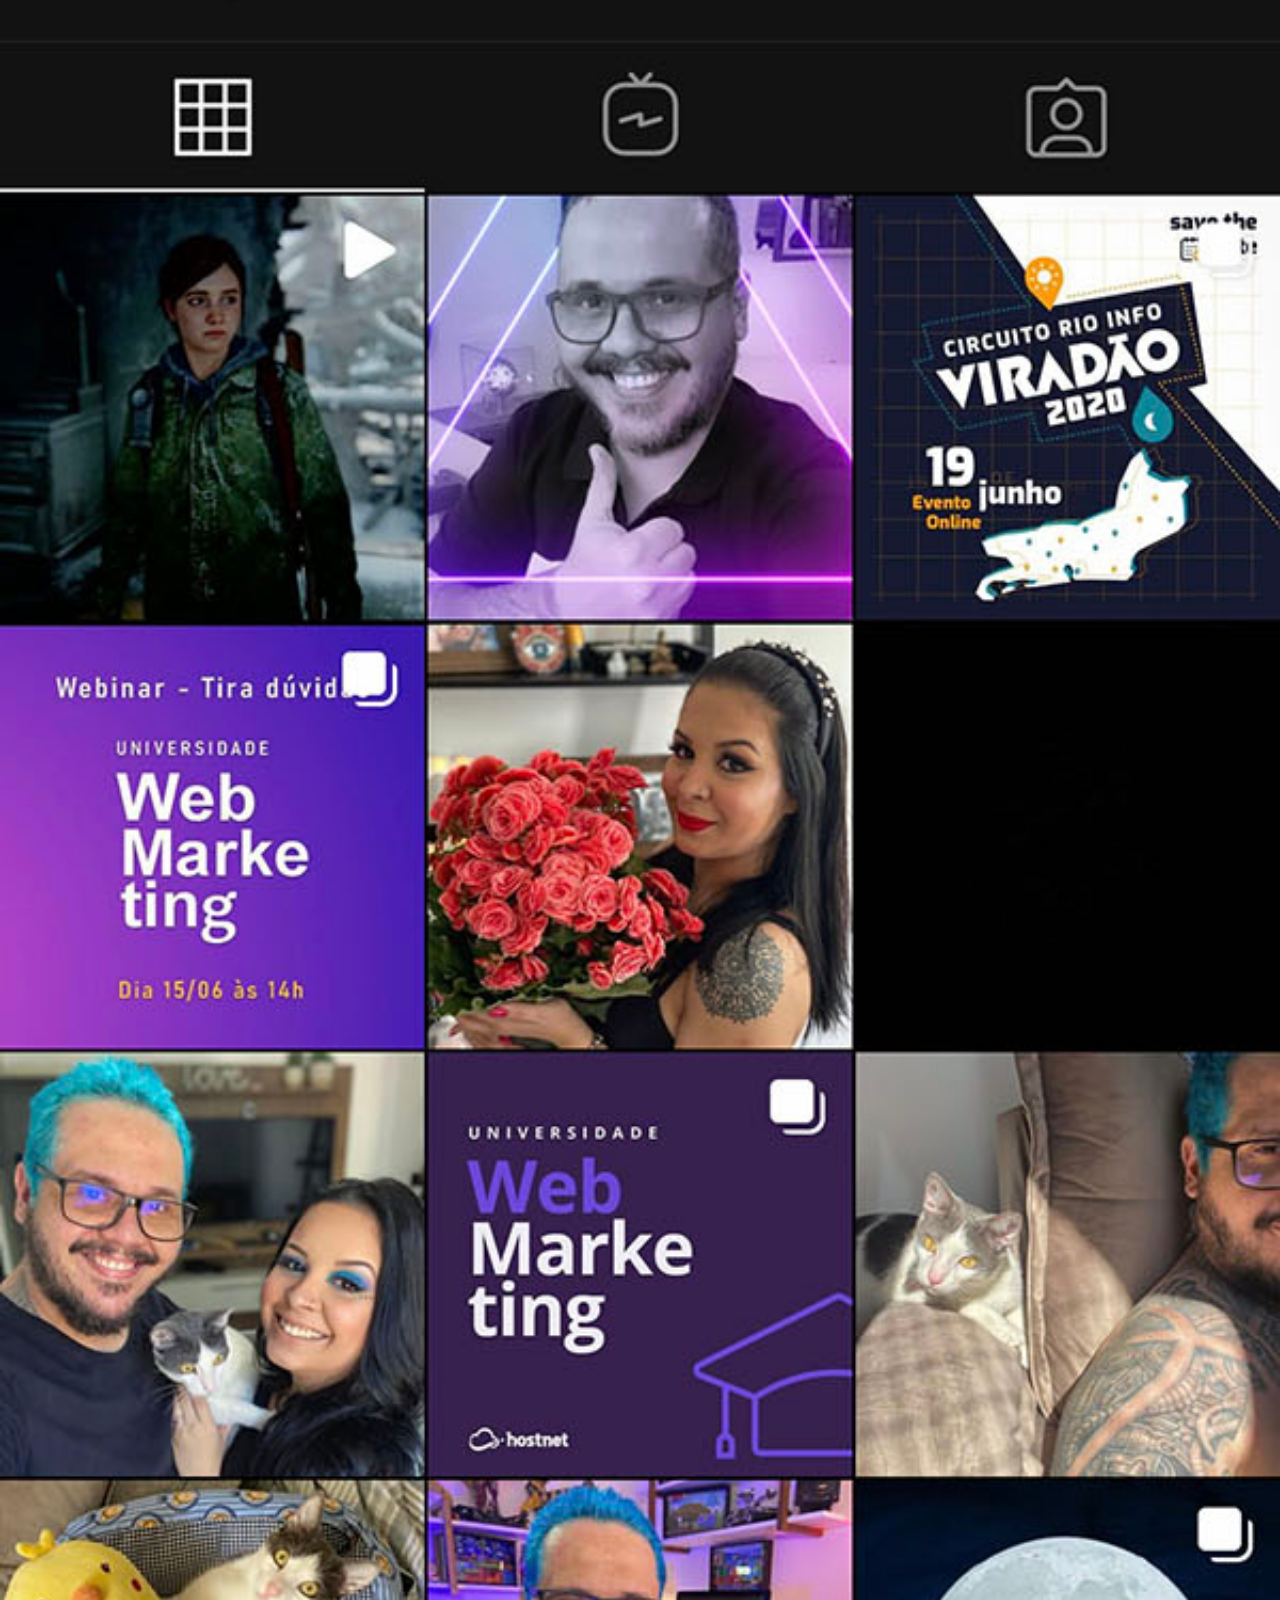
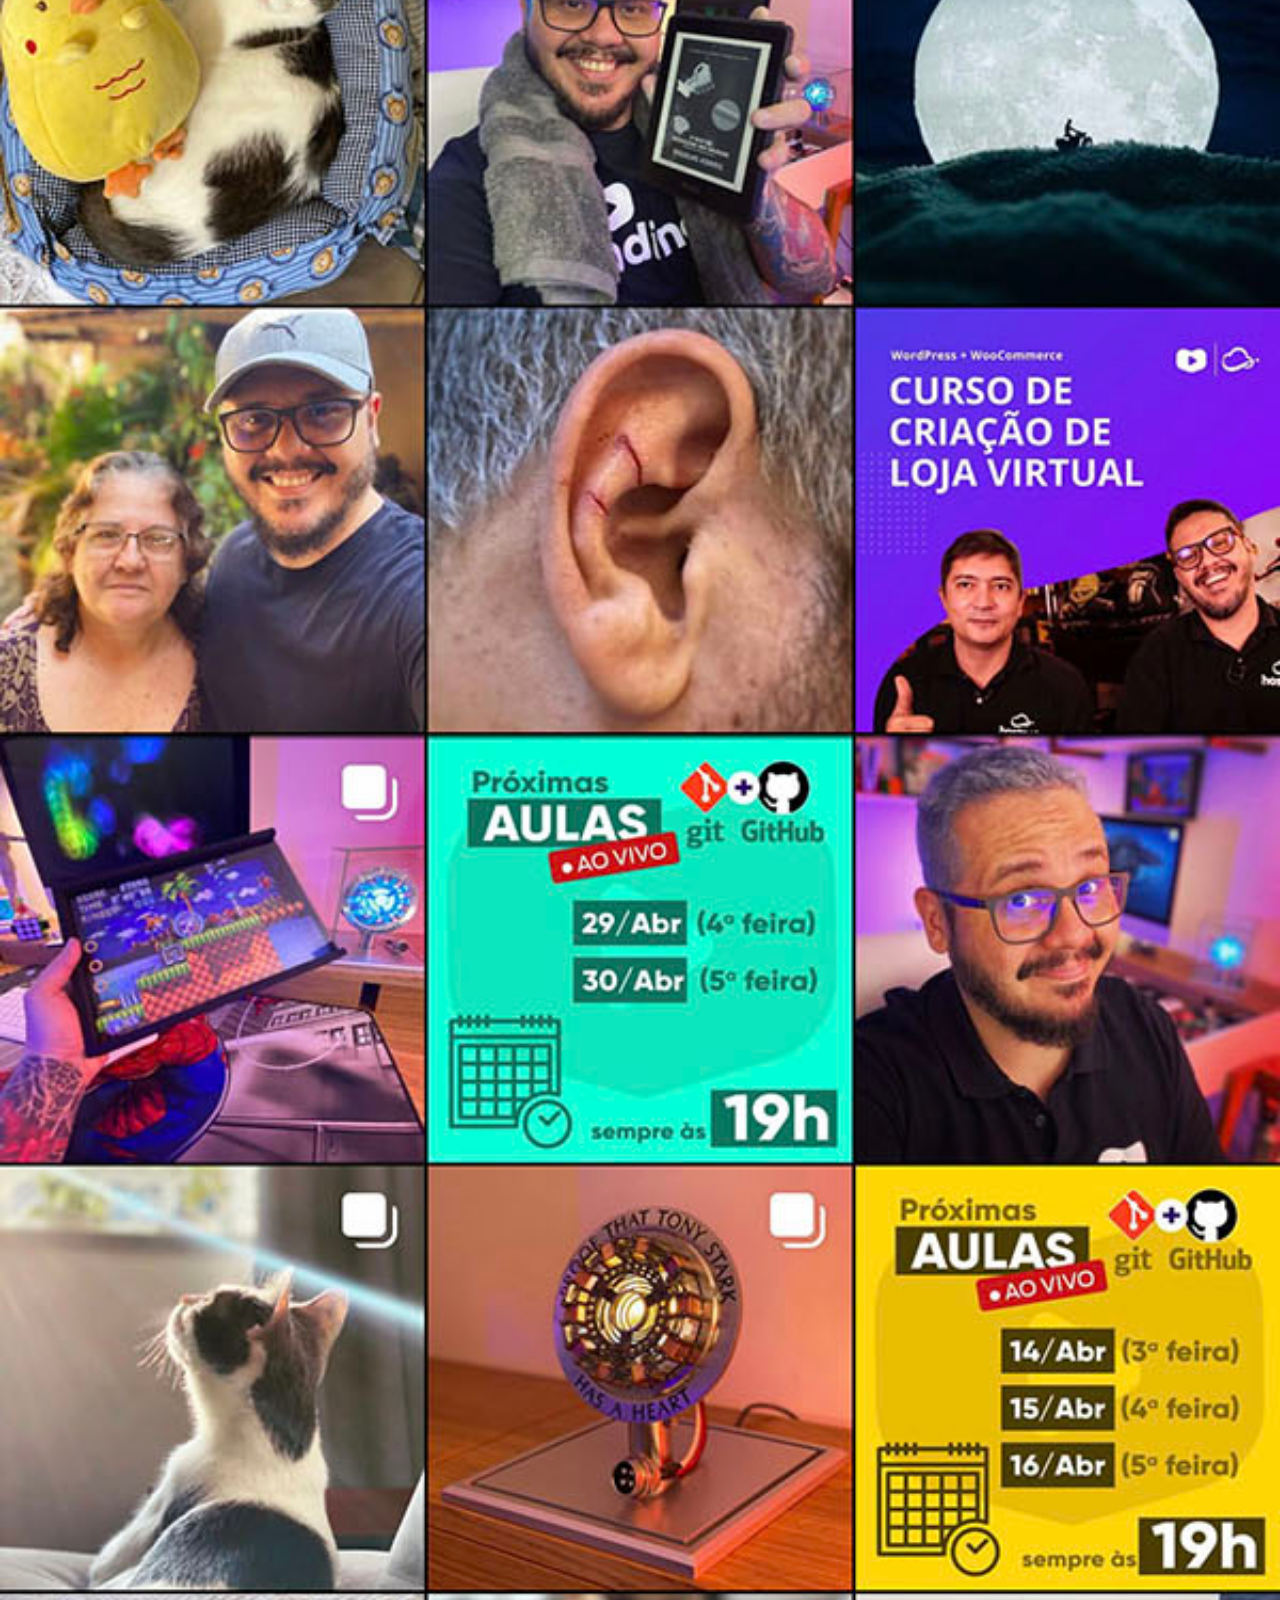
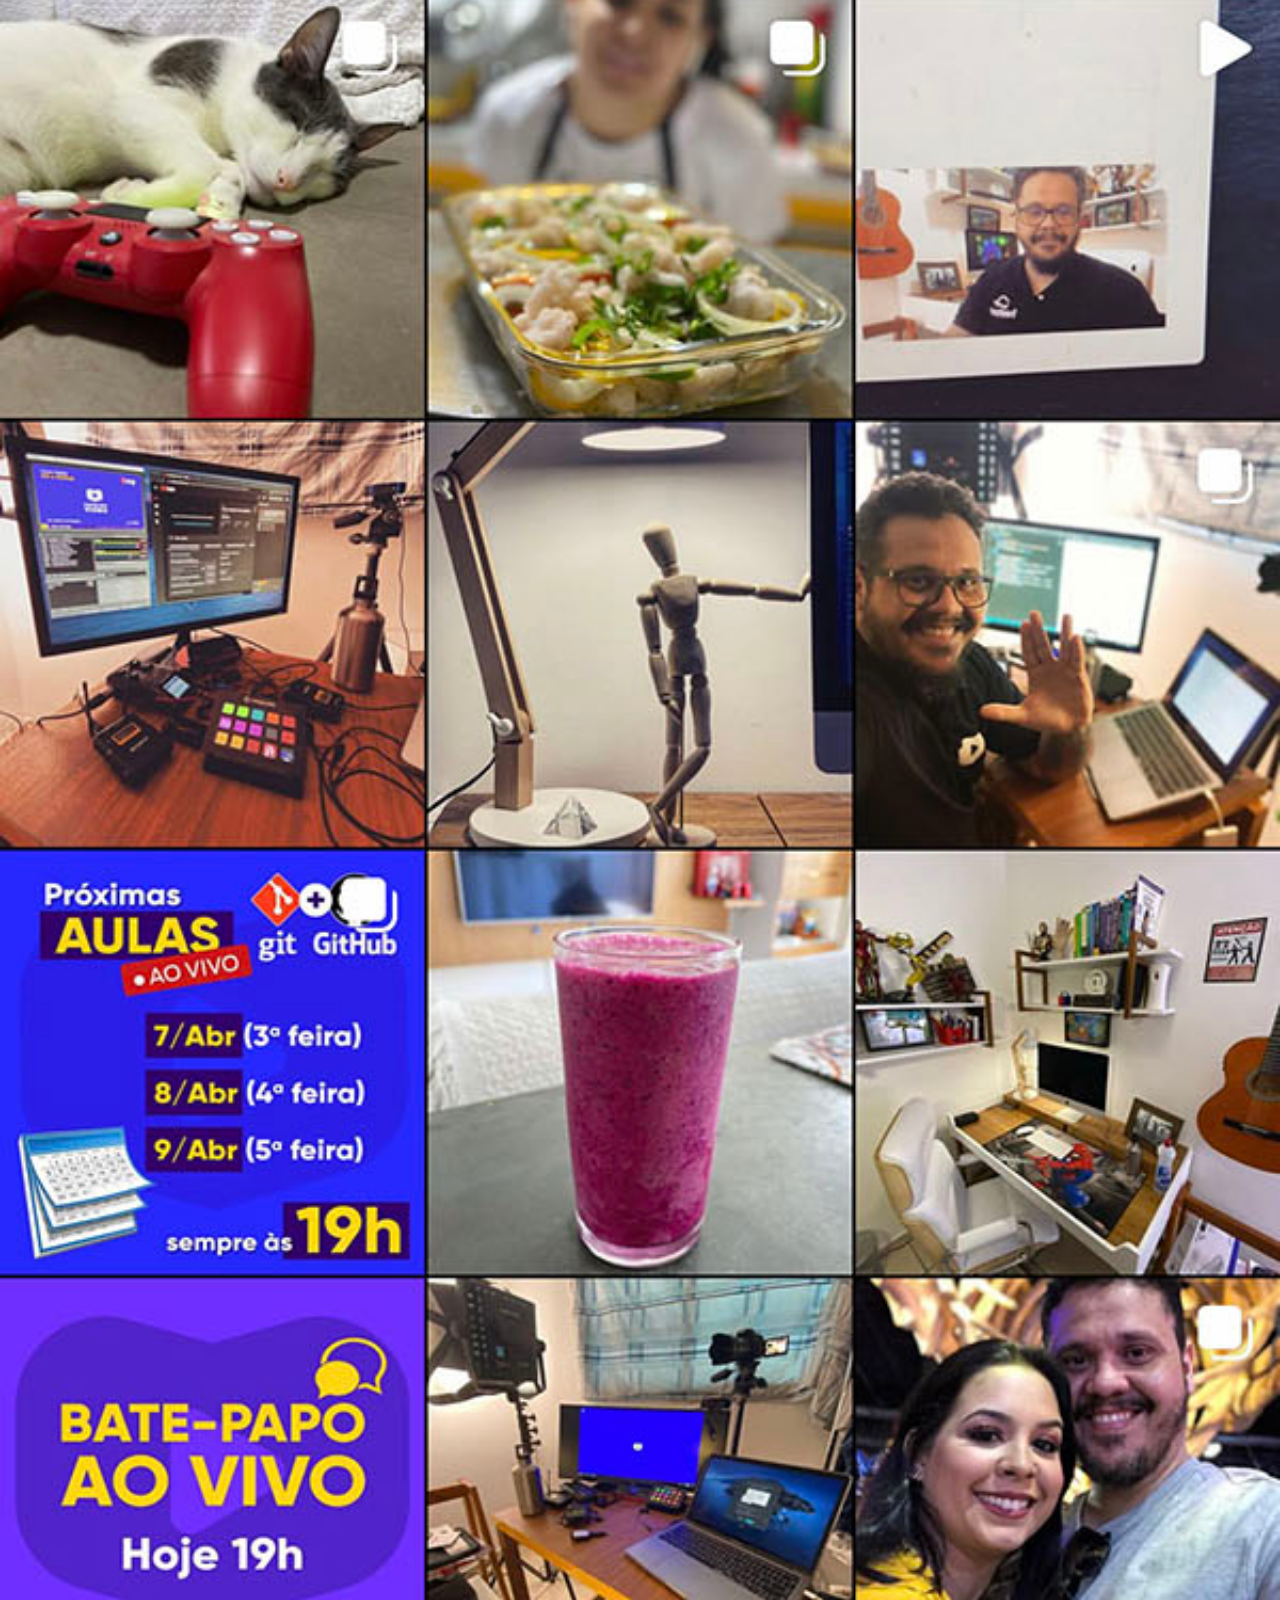
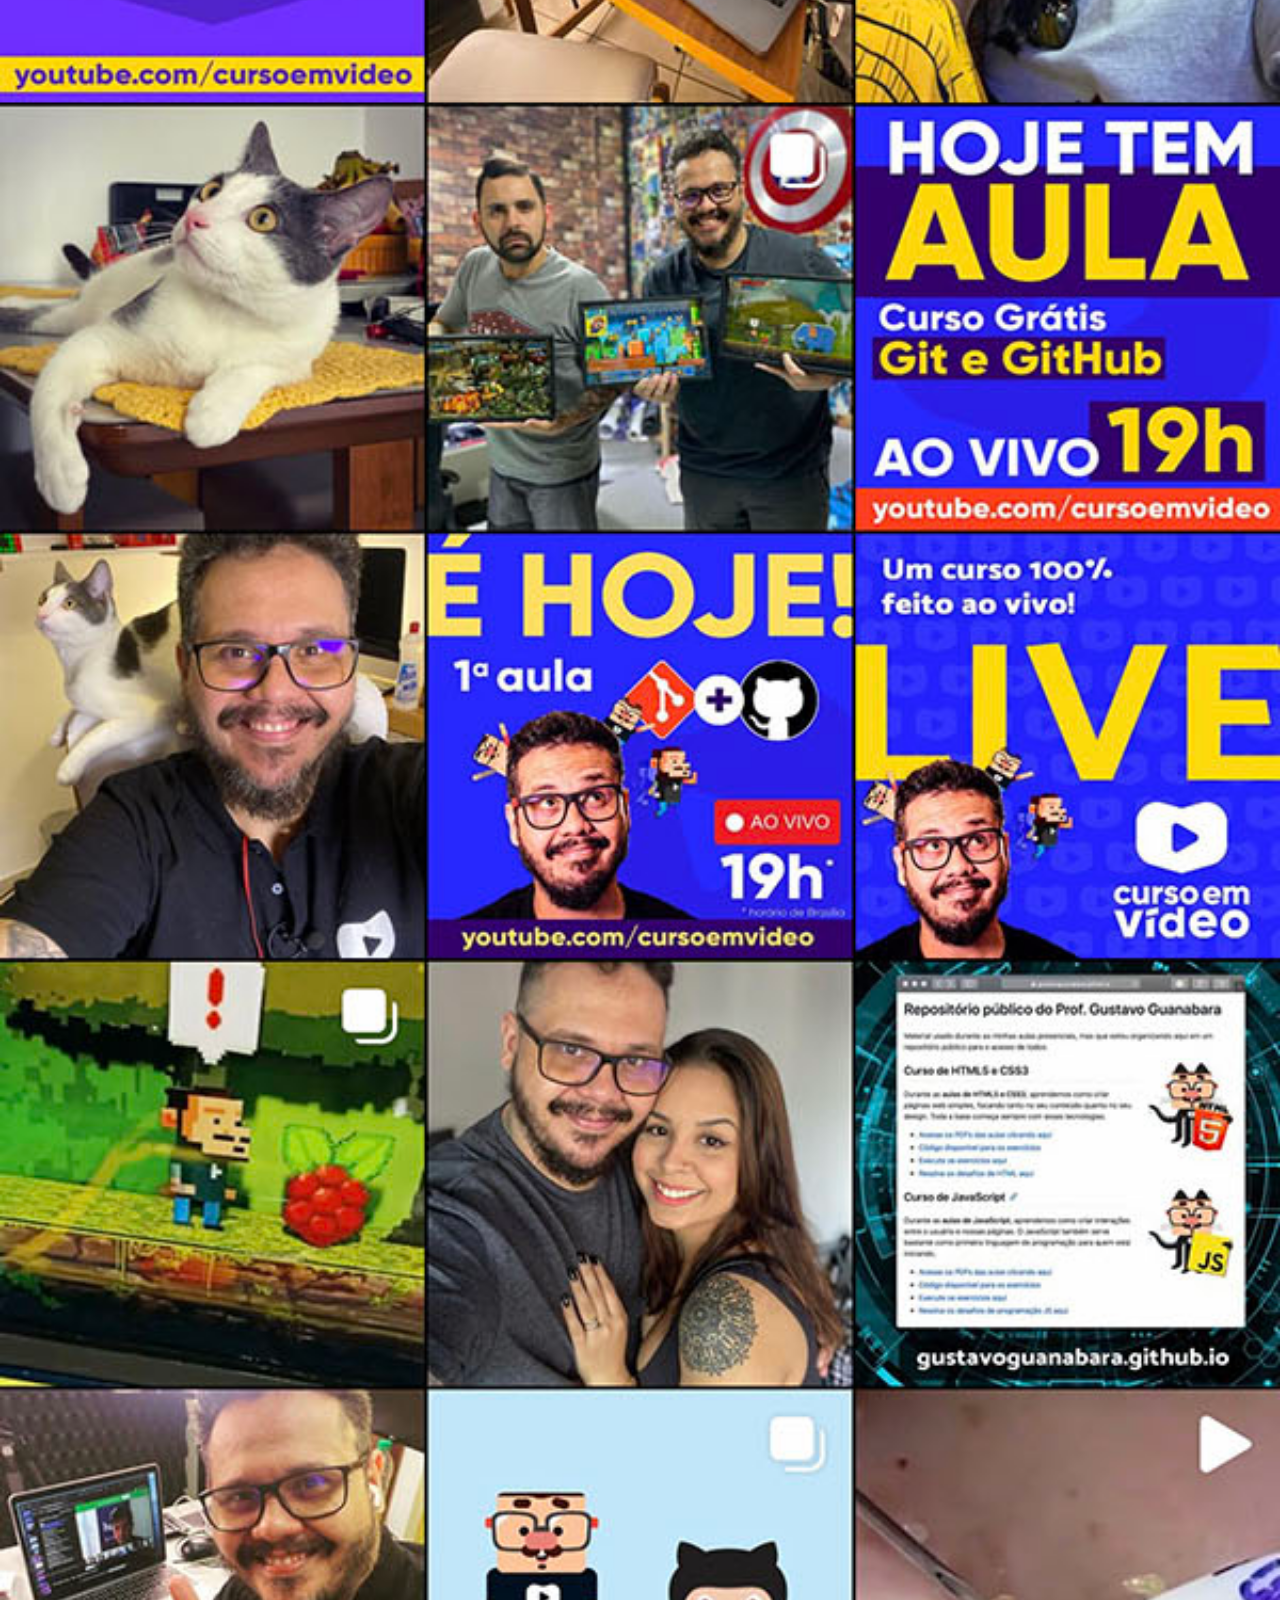
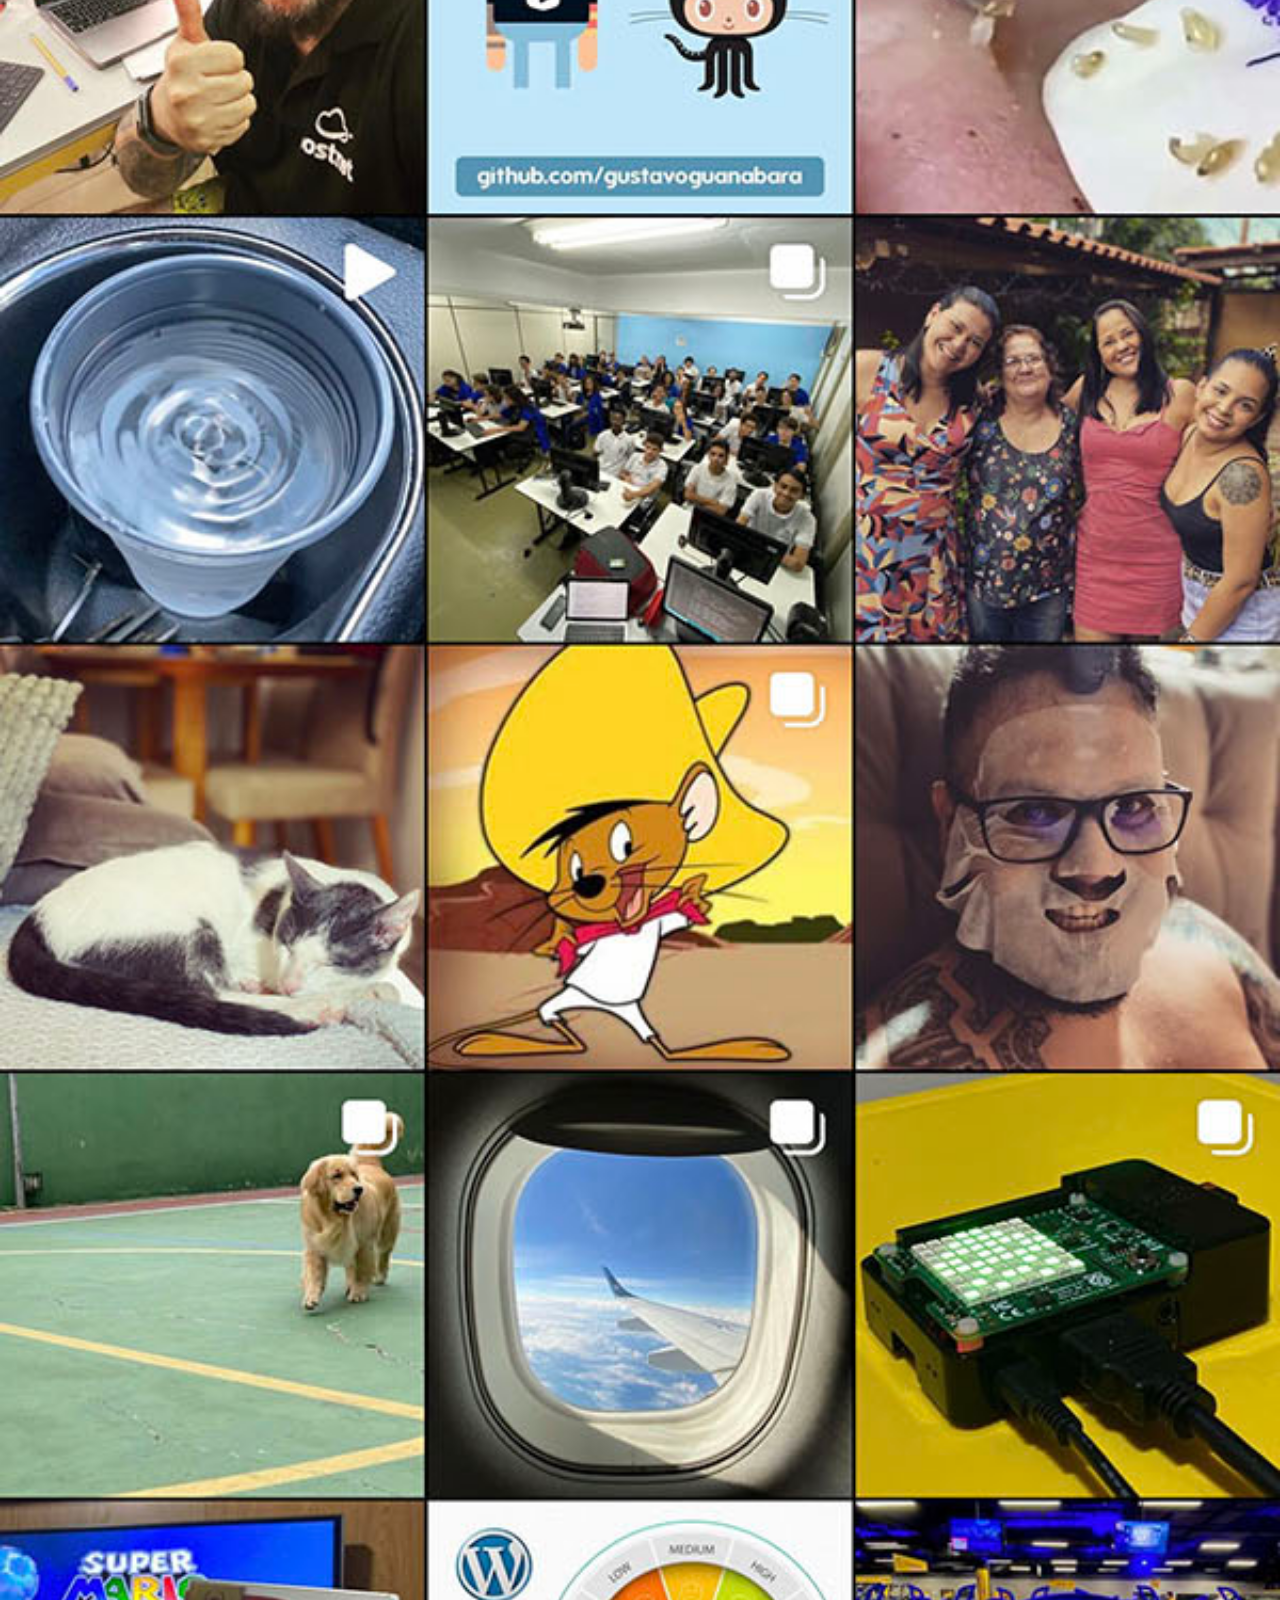
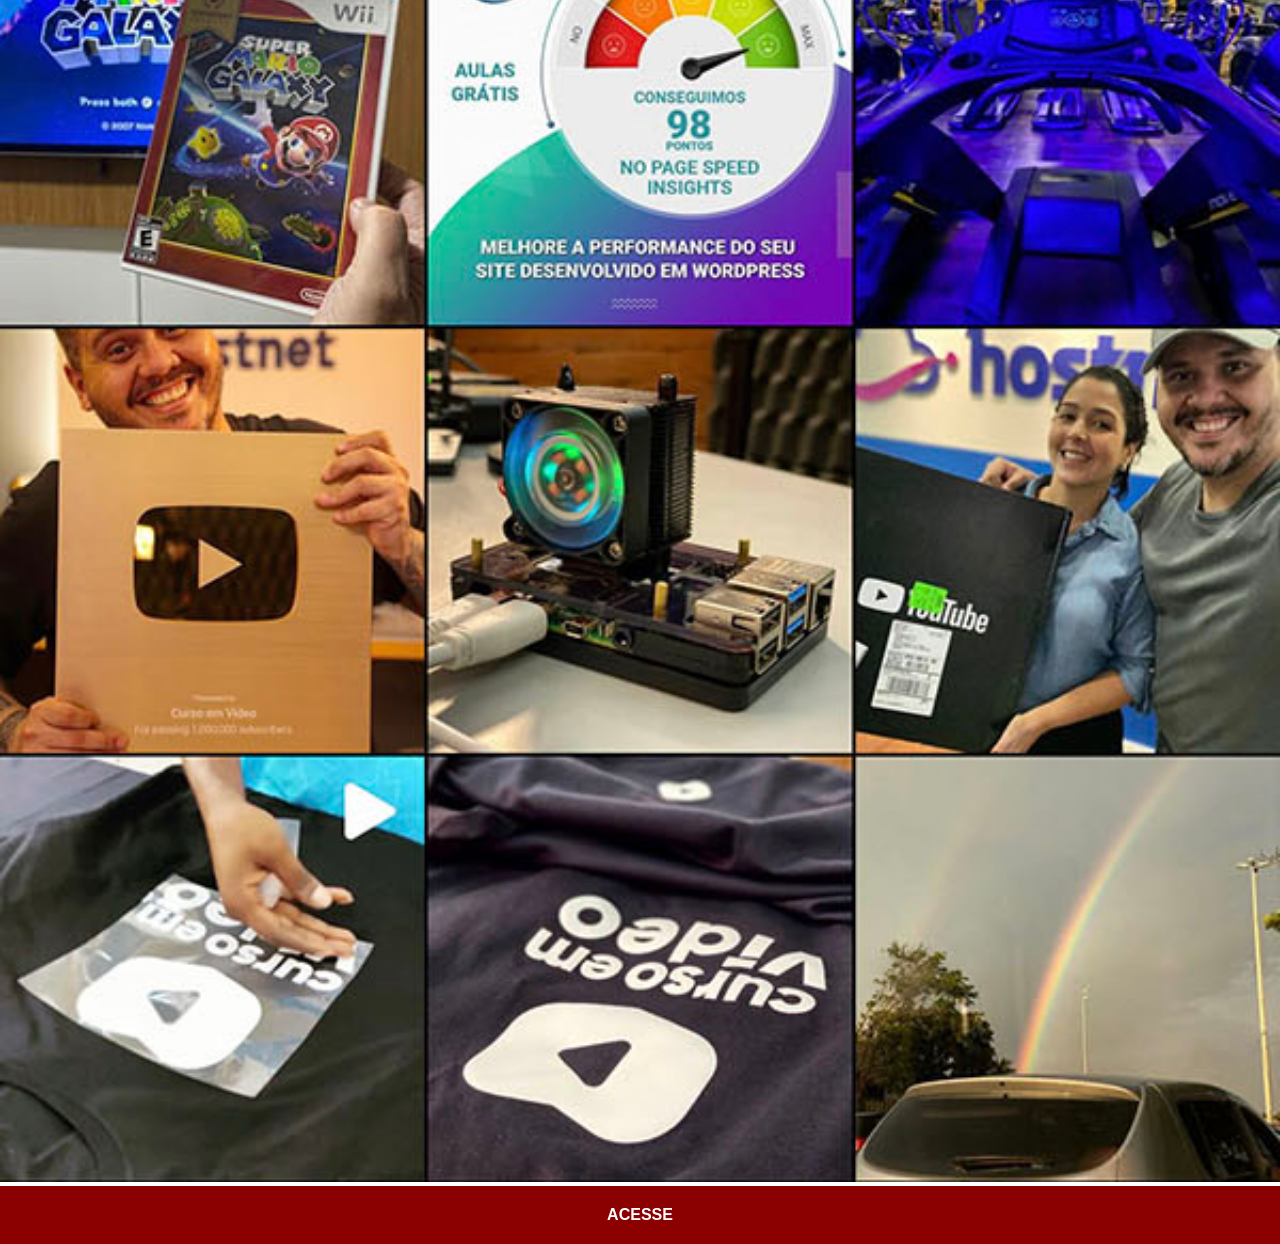
<file: instagram.html>
<!DOCTYPE html>
<html lang="pt-br">
<head>
    <meta charset="UTF-8">
    <meta name="viewport" content="width=device-width, initial-scale=1.0">
    <link rel="stylesheet" href="estilos/social.css">
    <title>Instagram</title>
</head>
<body>
    <img src="imagens/tela-instagram.jpg" alt="Instagram">
    <a href="http://instagram.com/gustavoguanabara/" target="_blank">ACESSE</a>
</body>
</html>
</file>
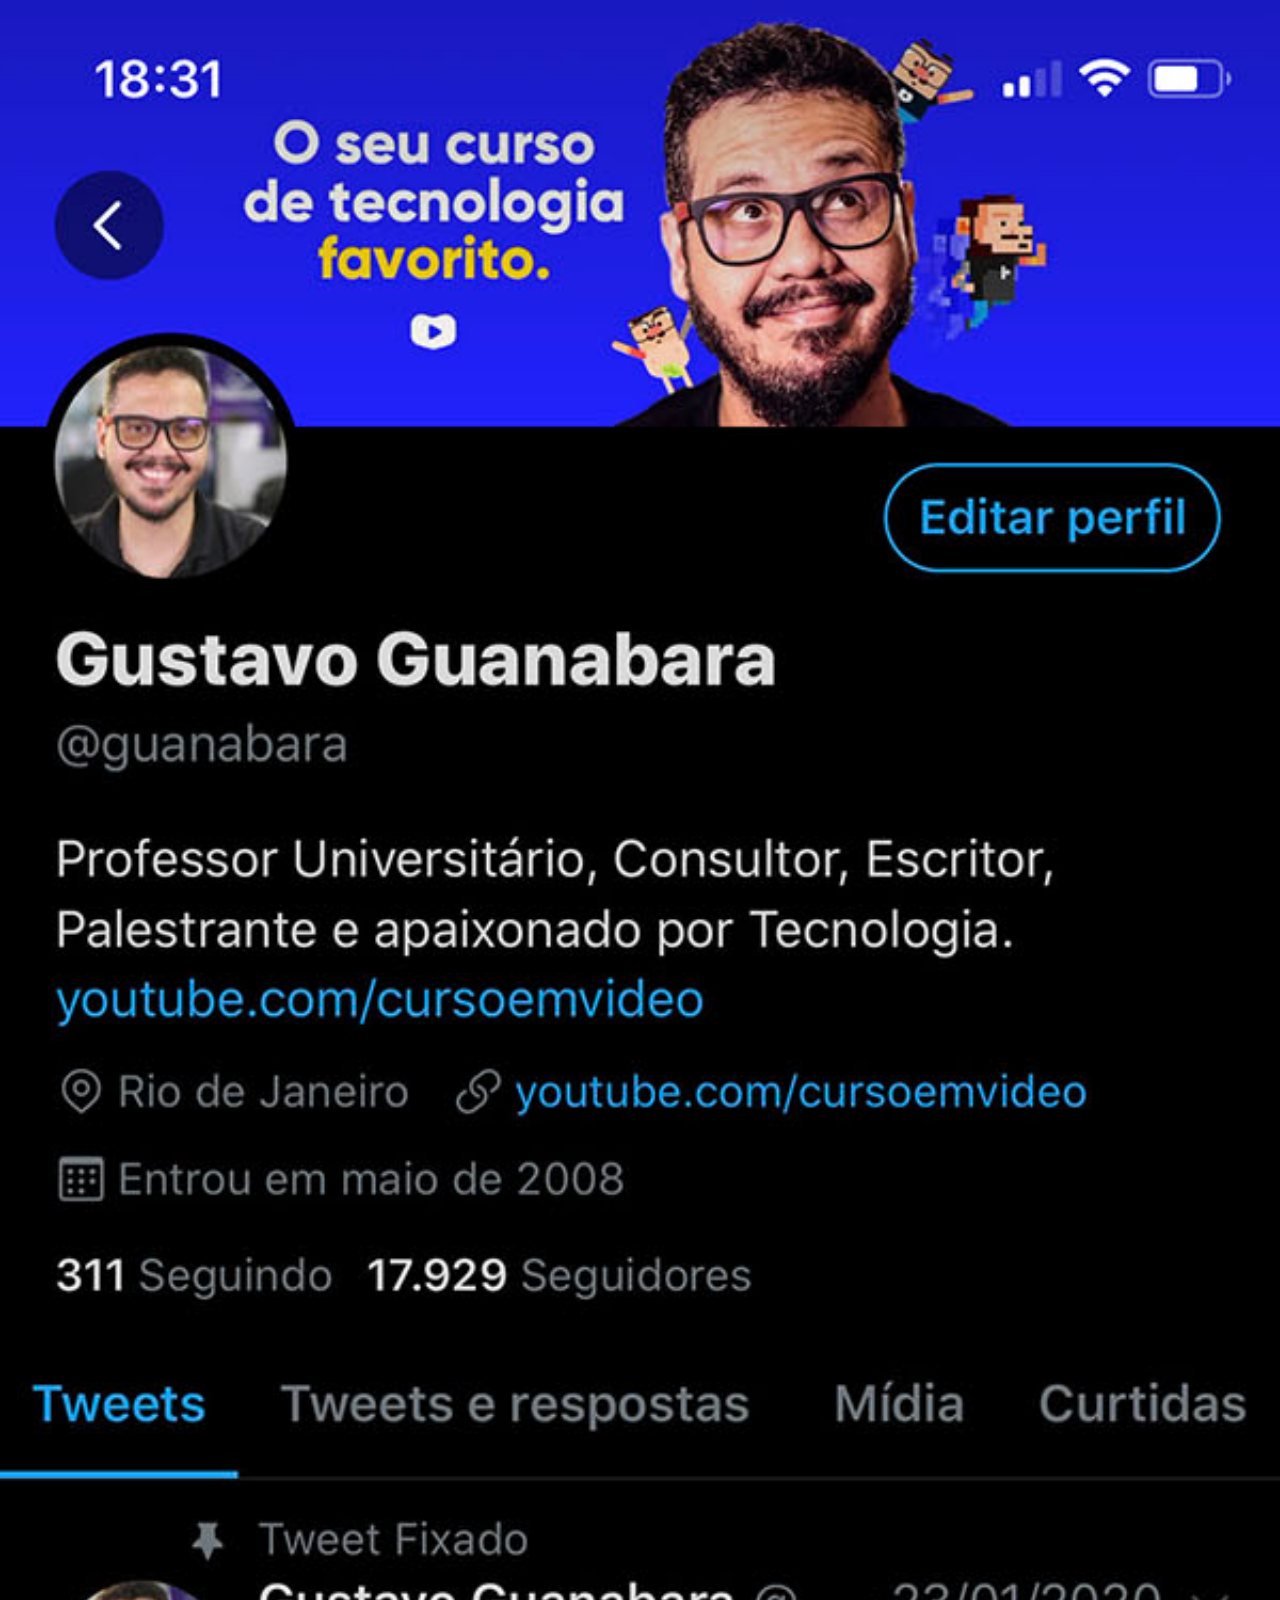
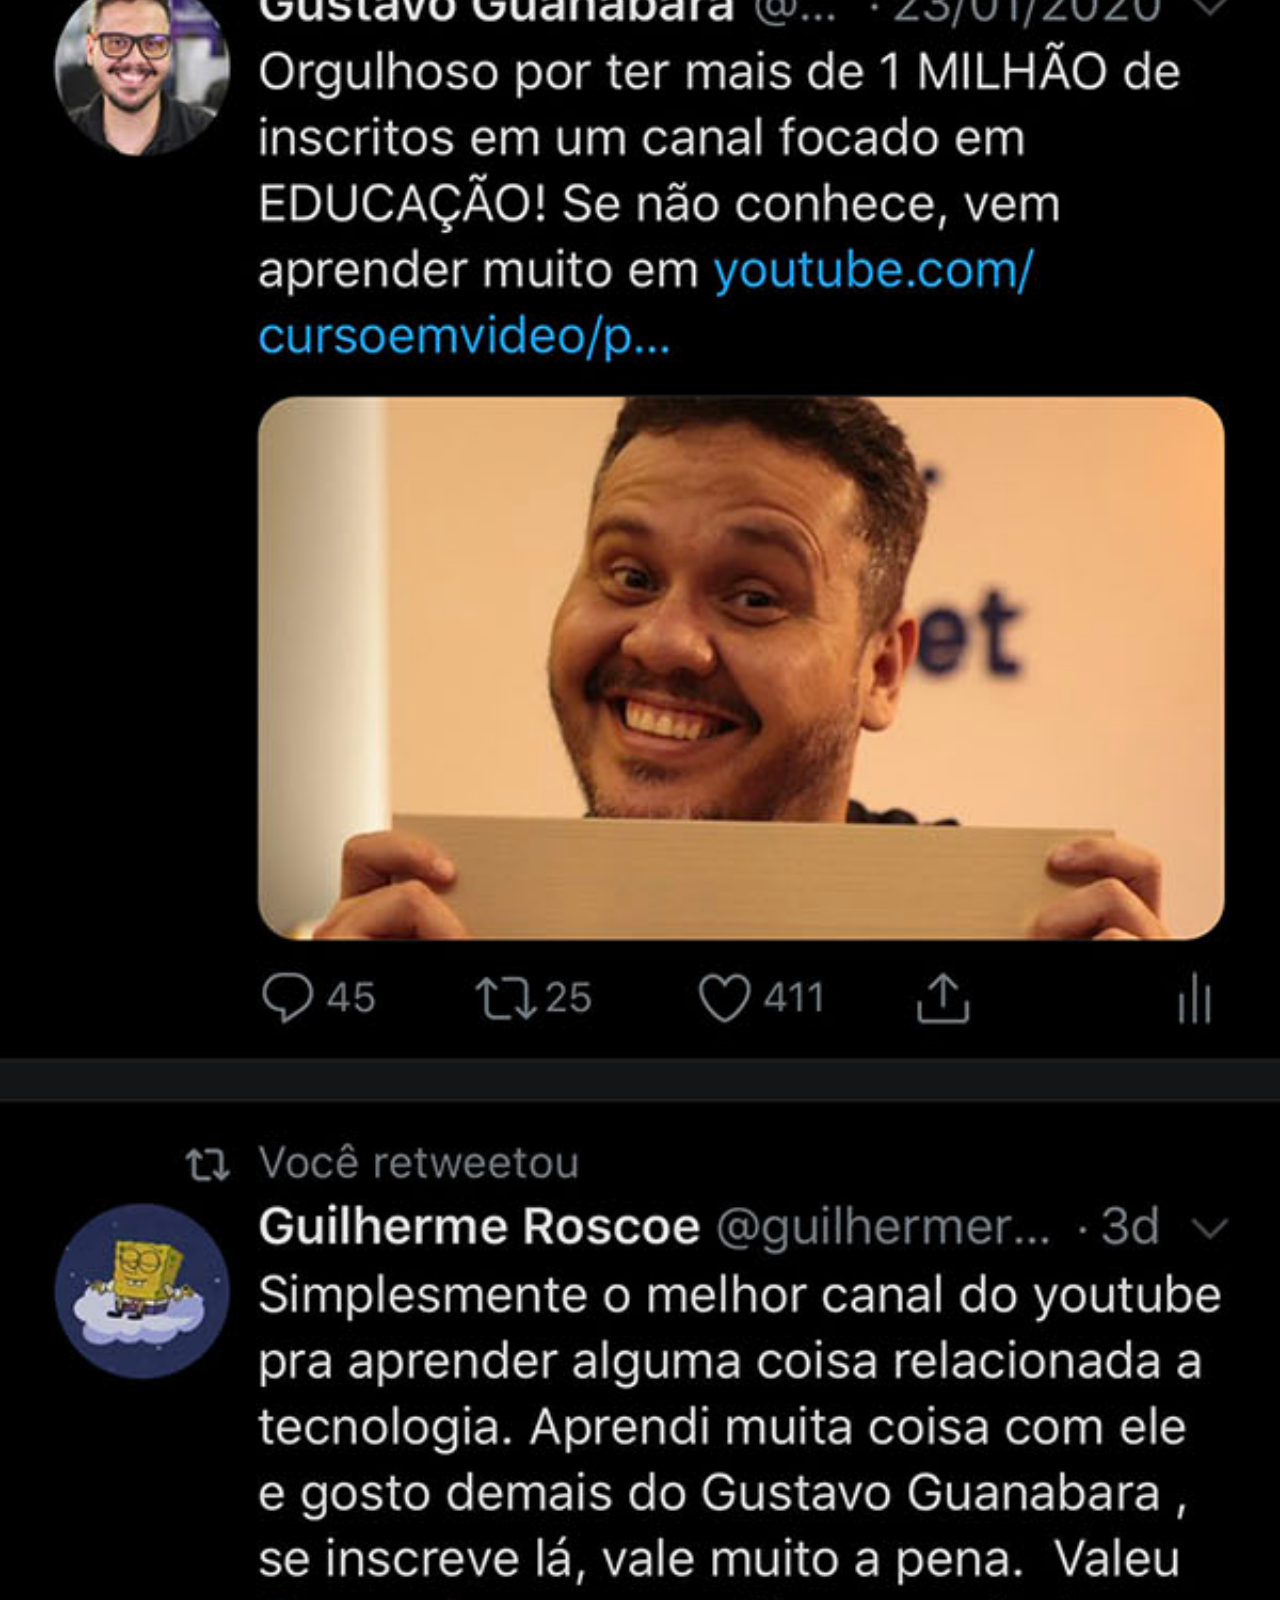
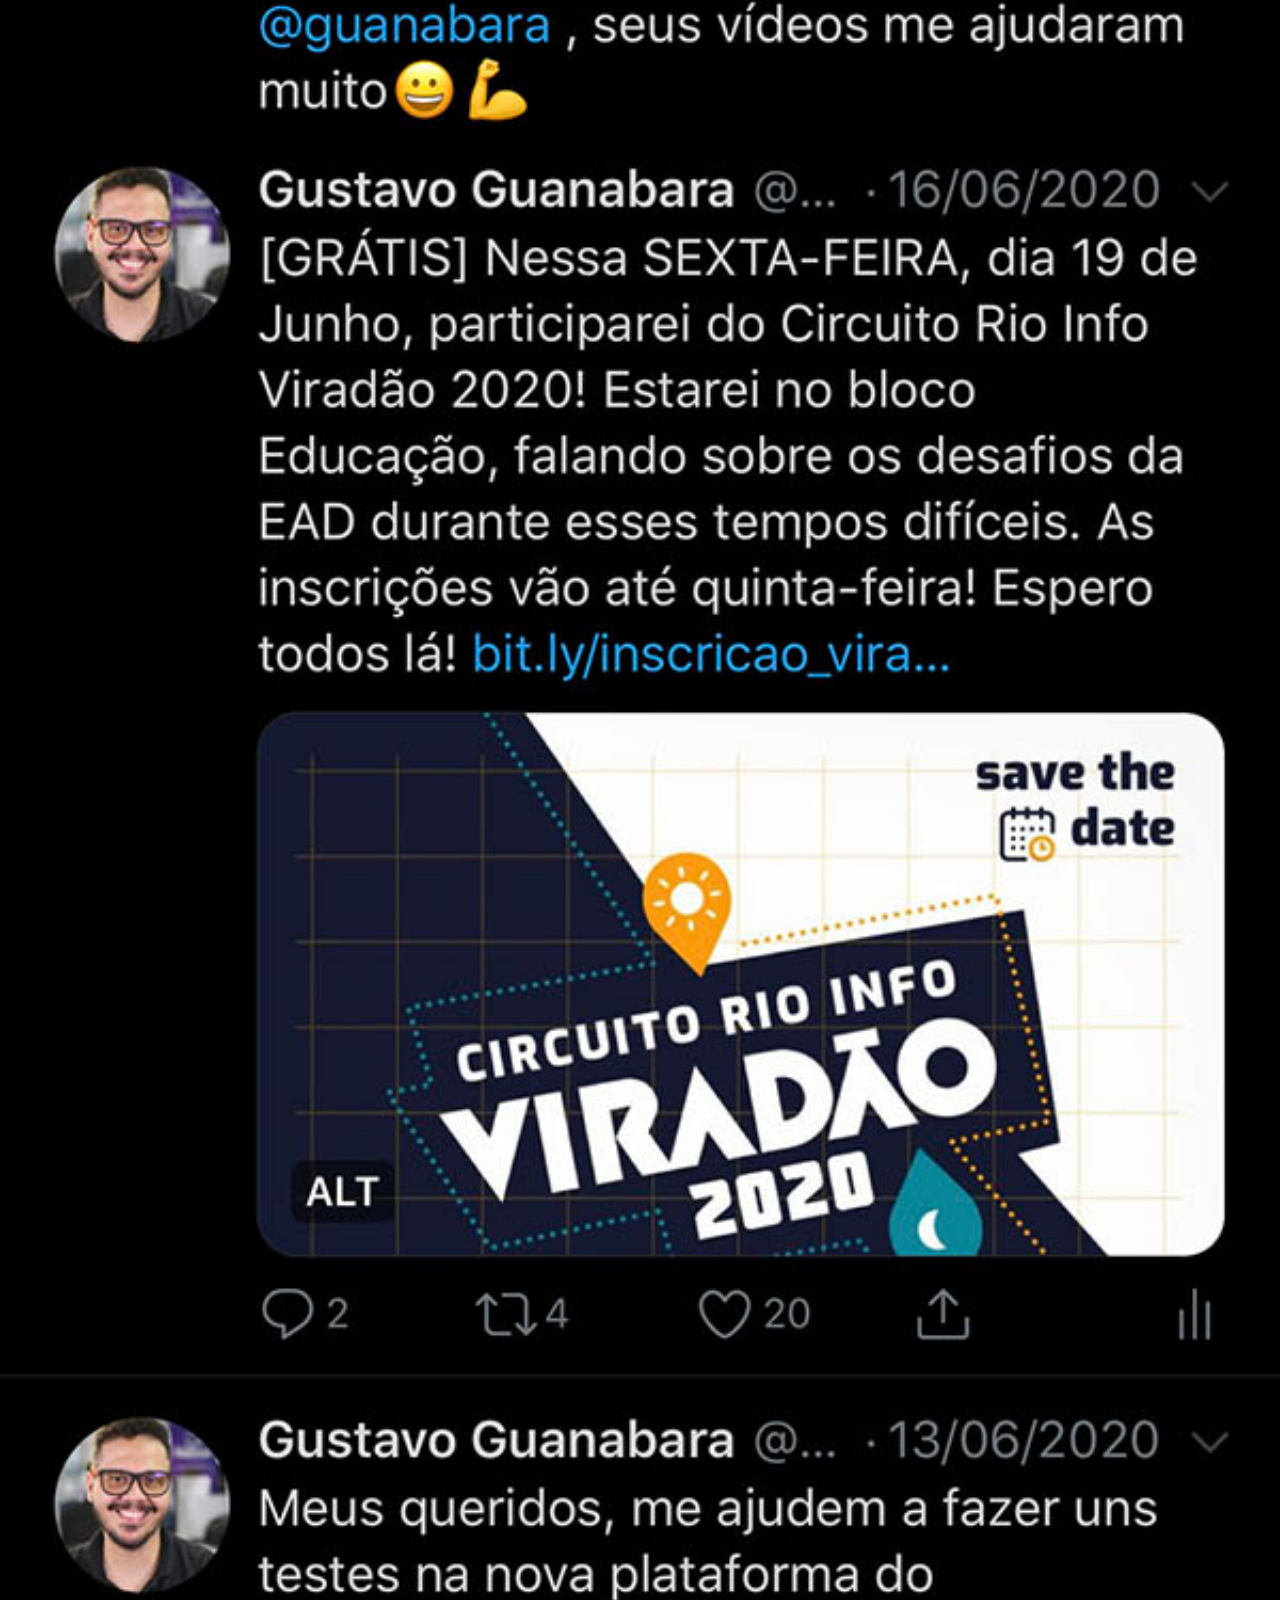
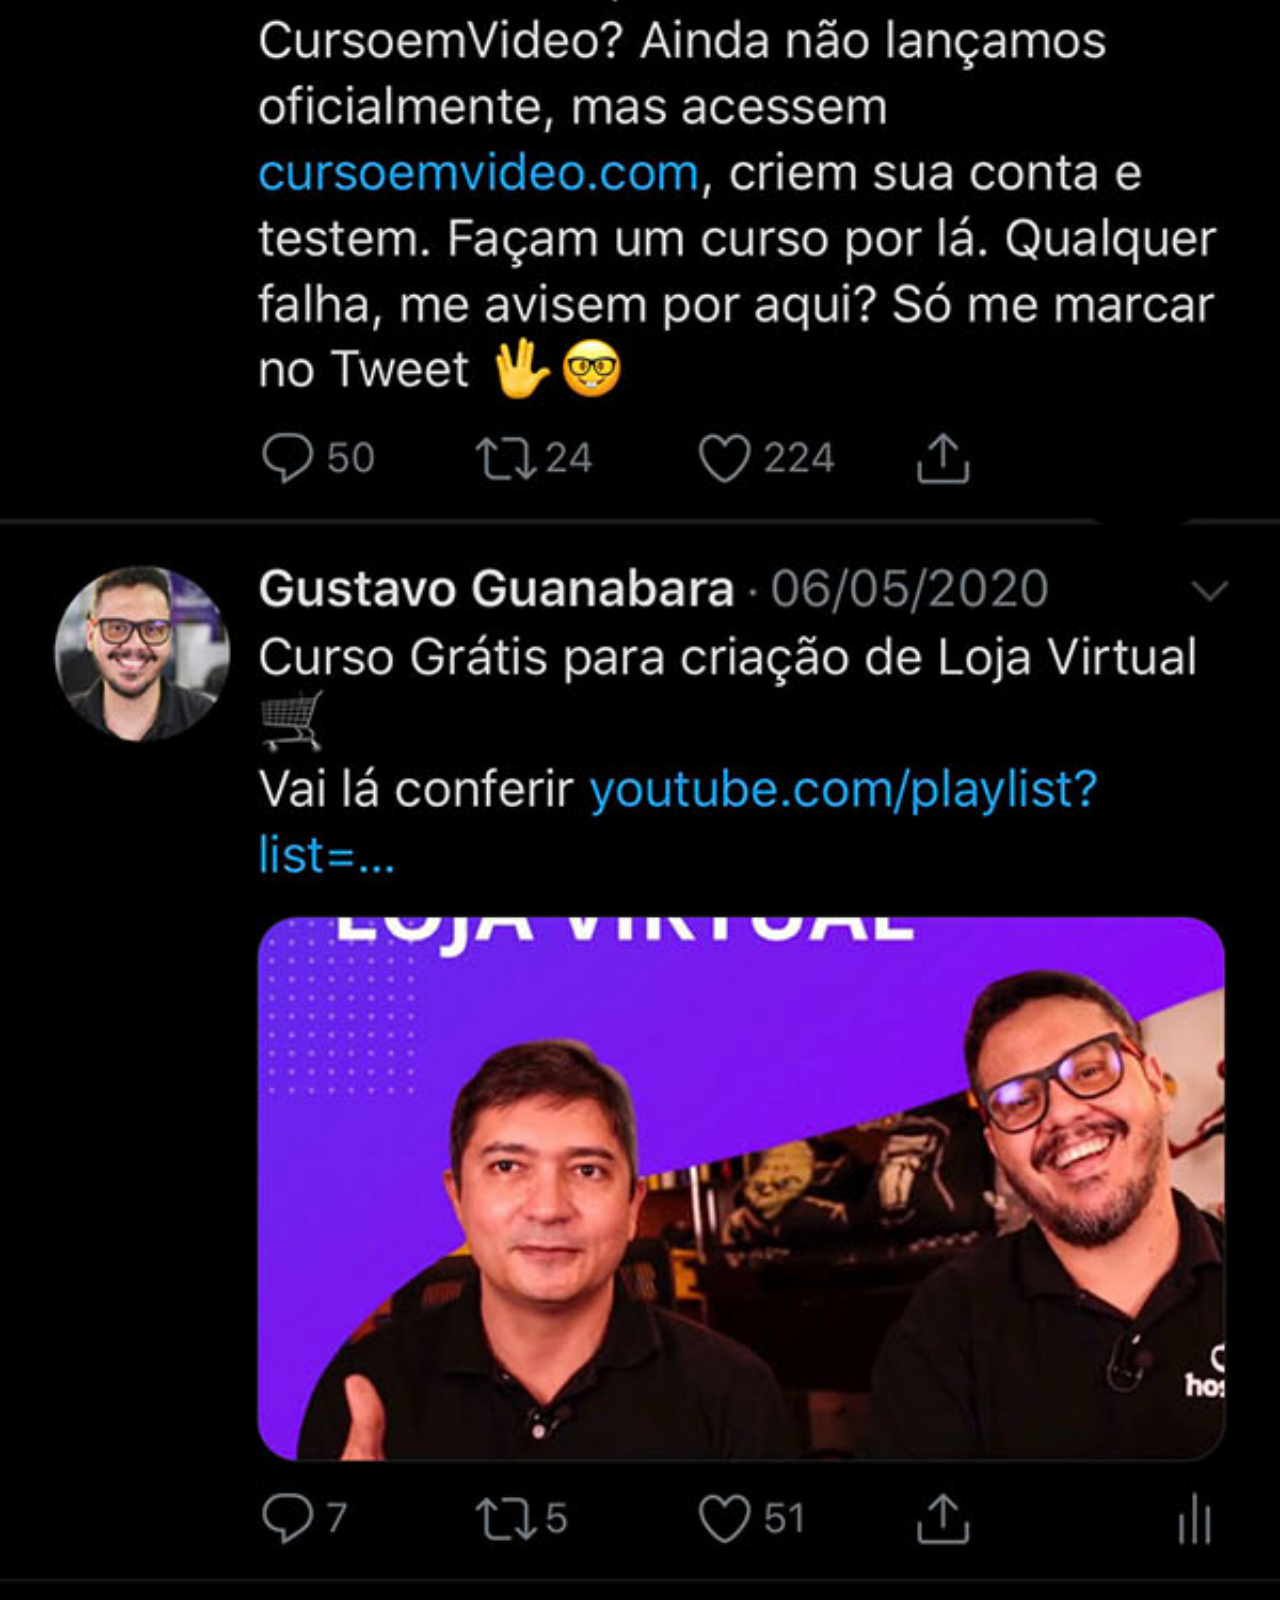
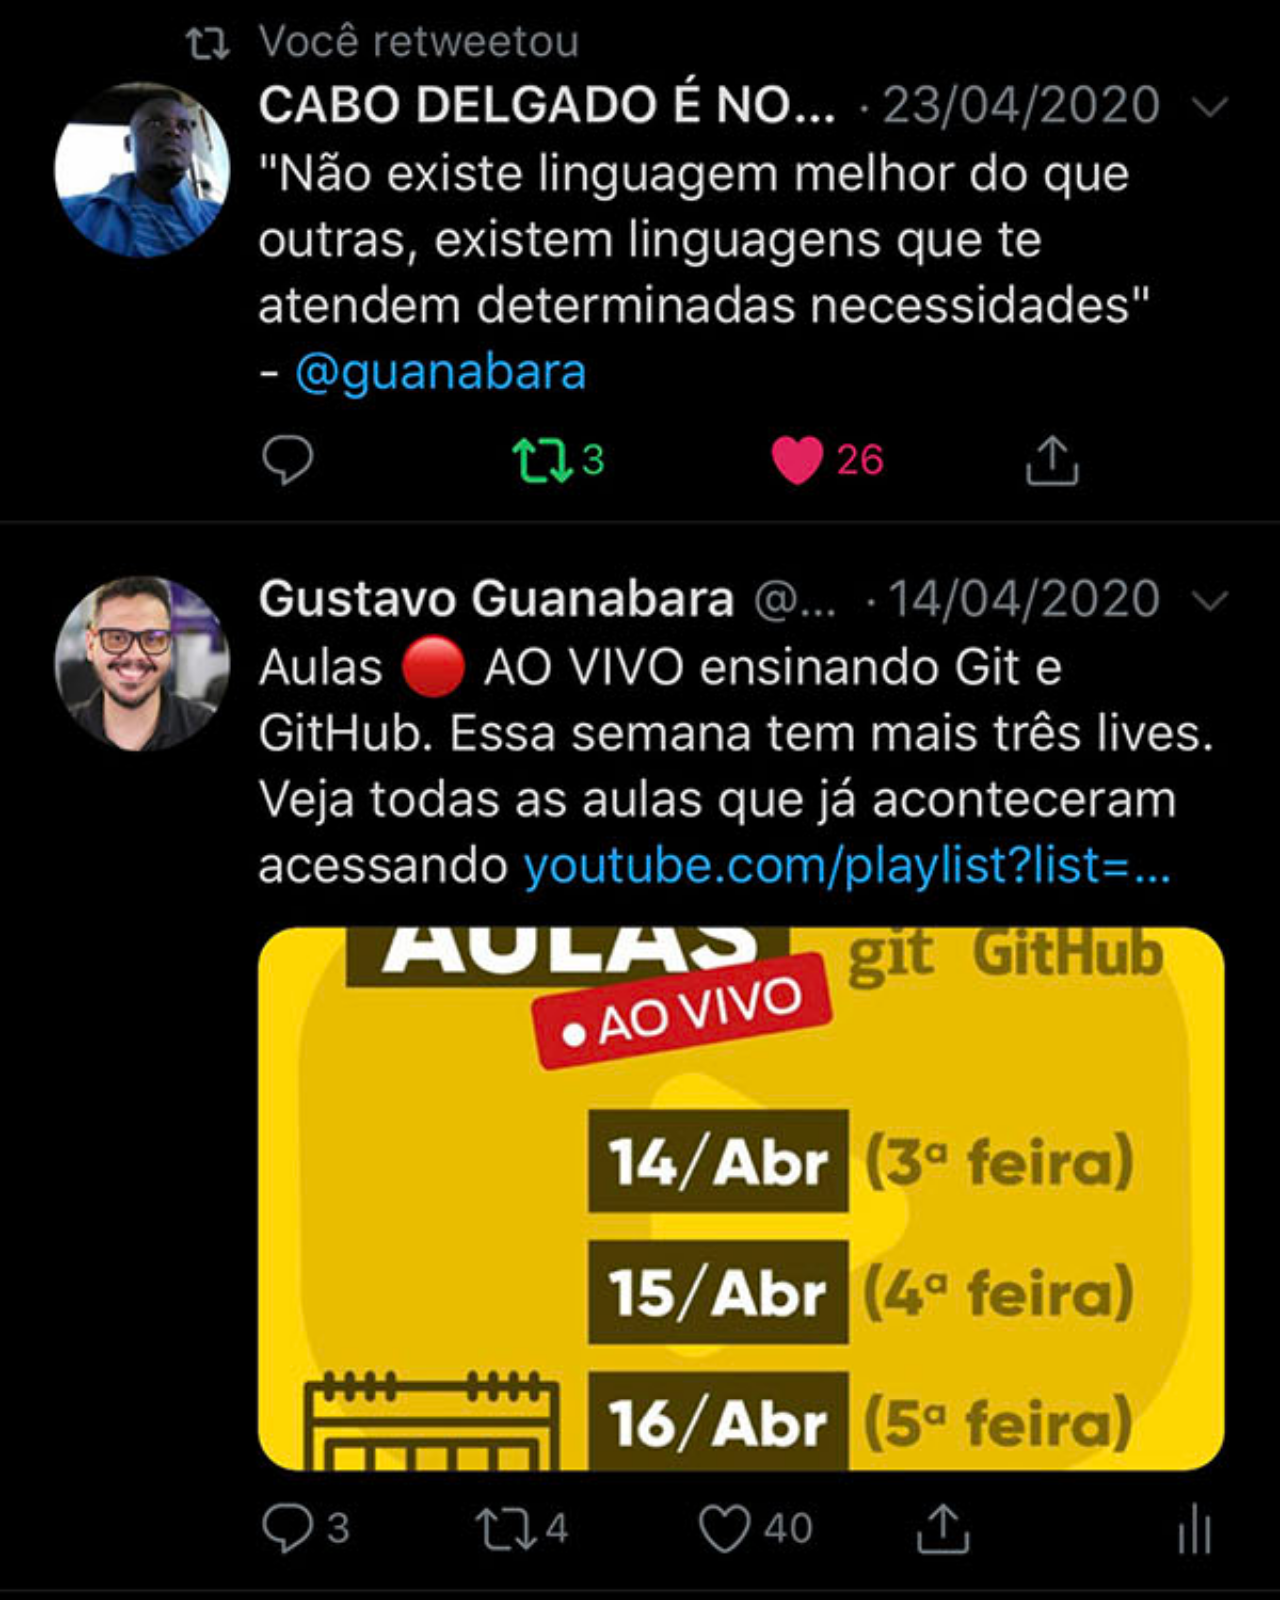
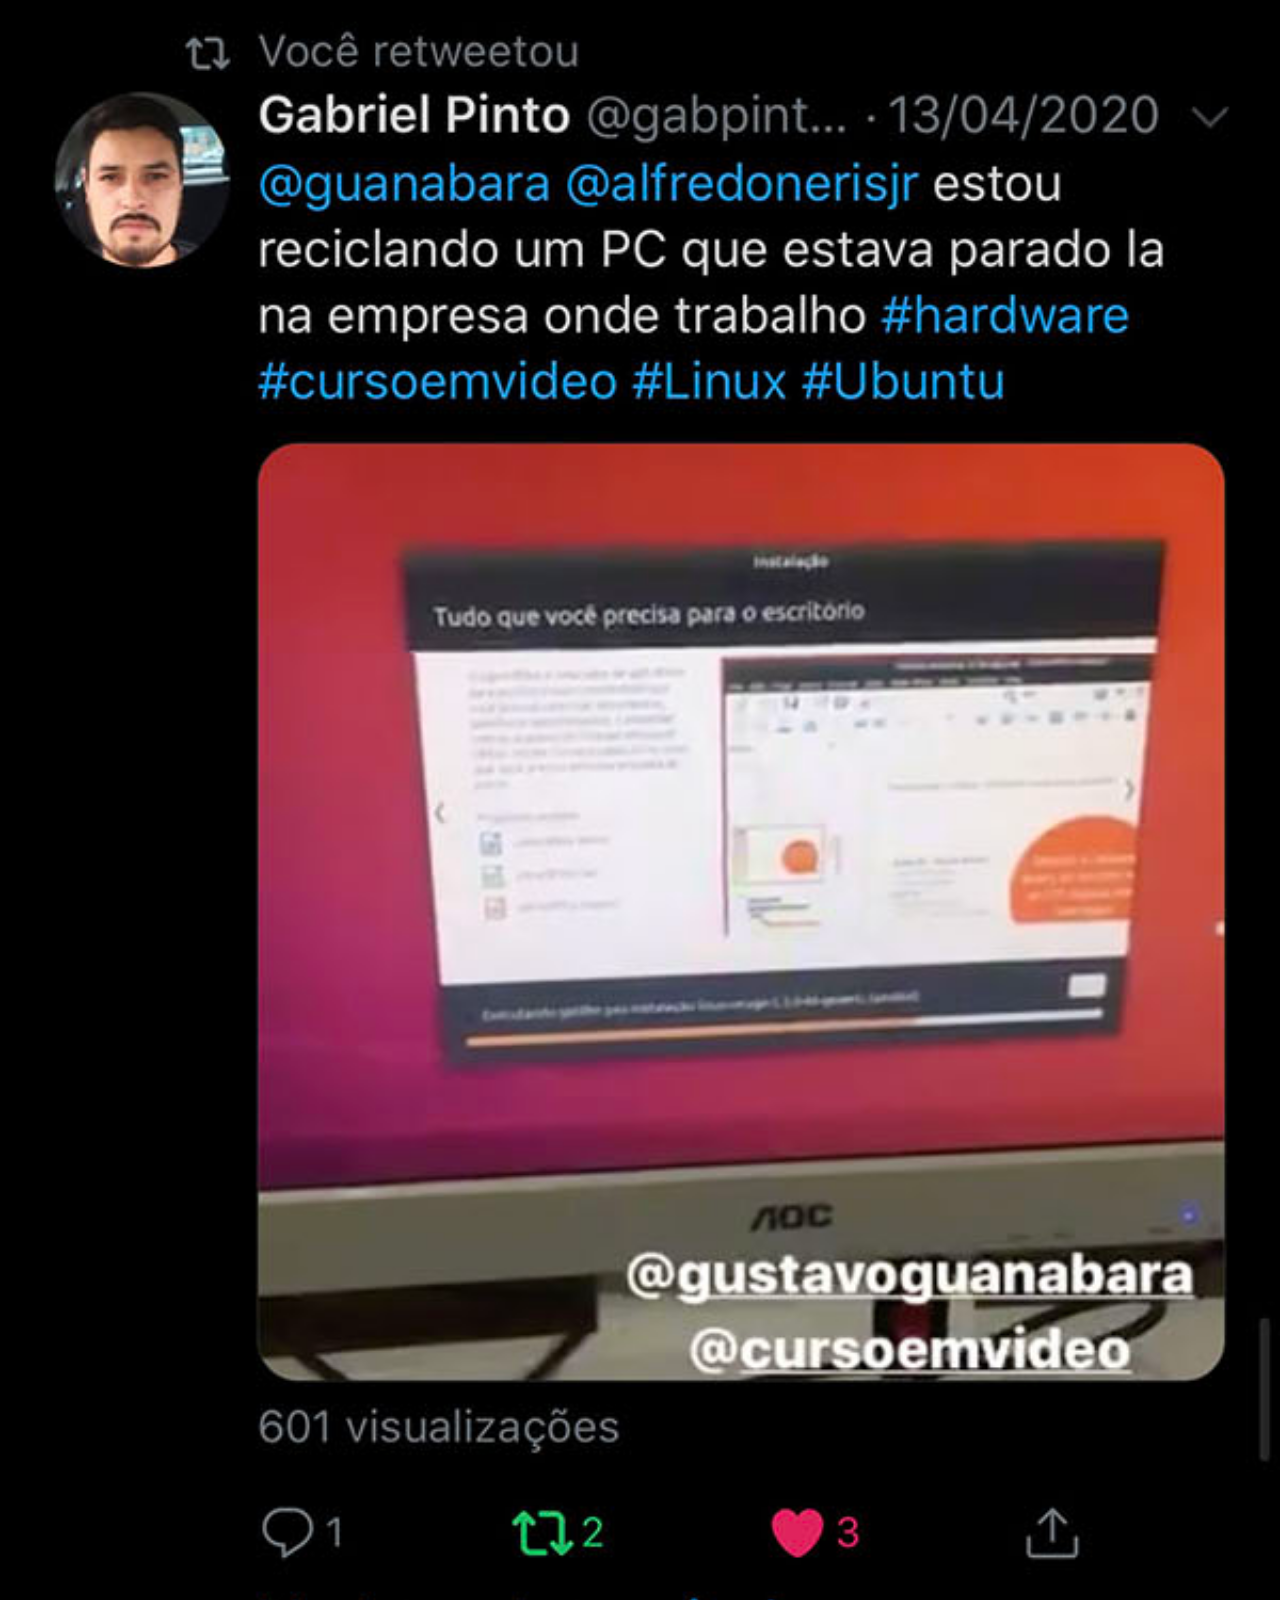
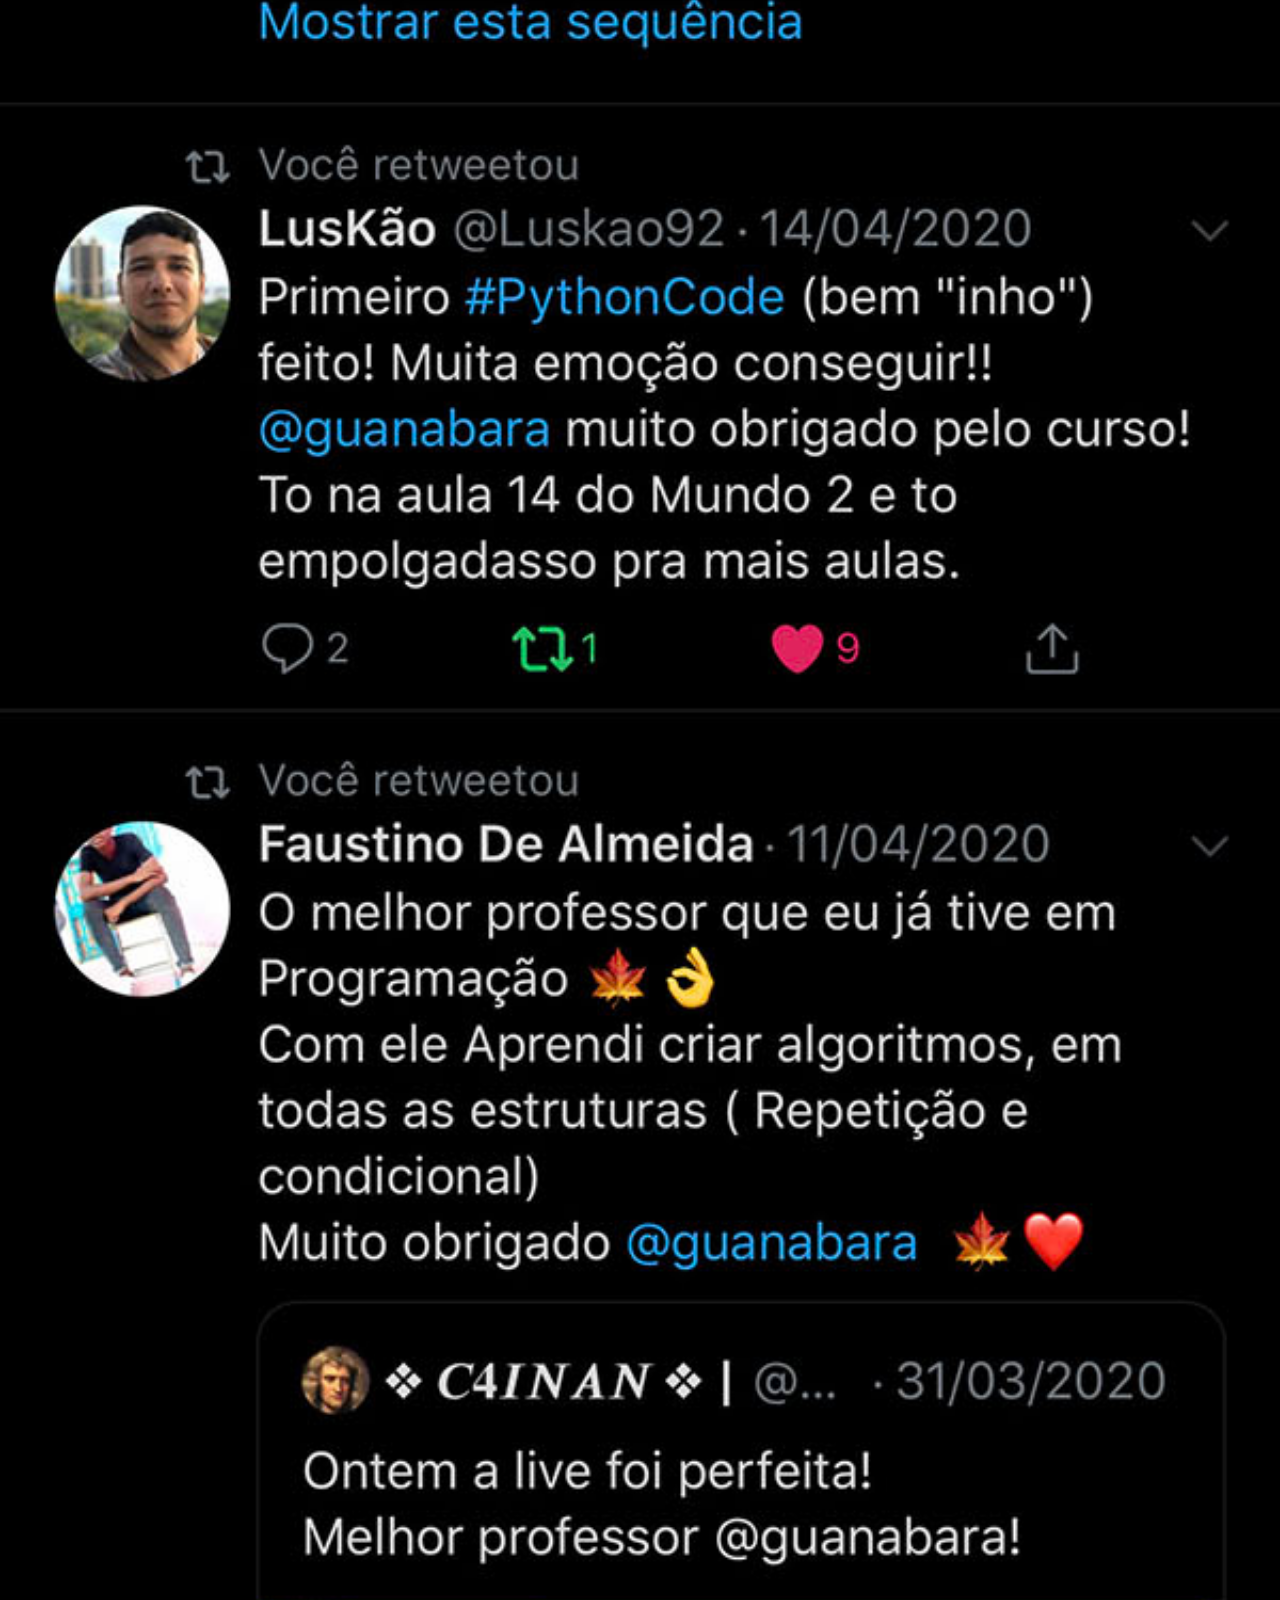
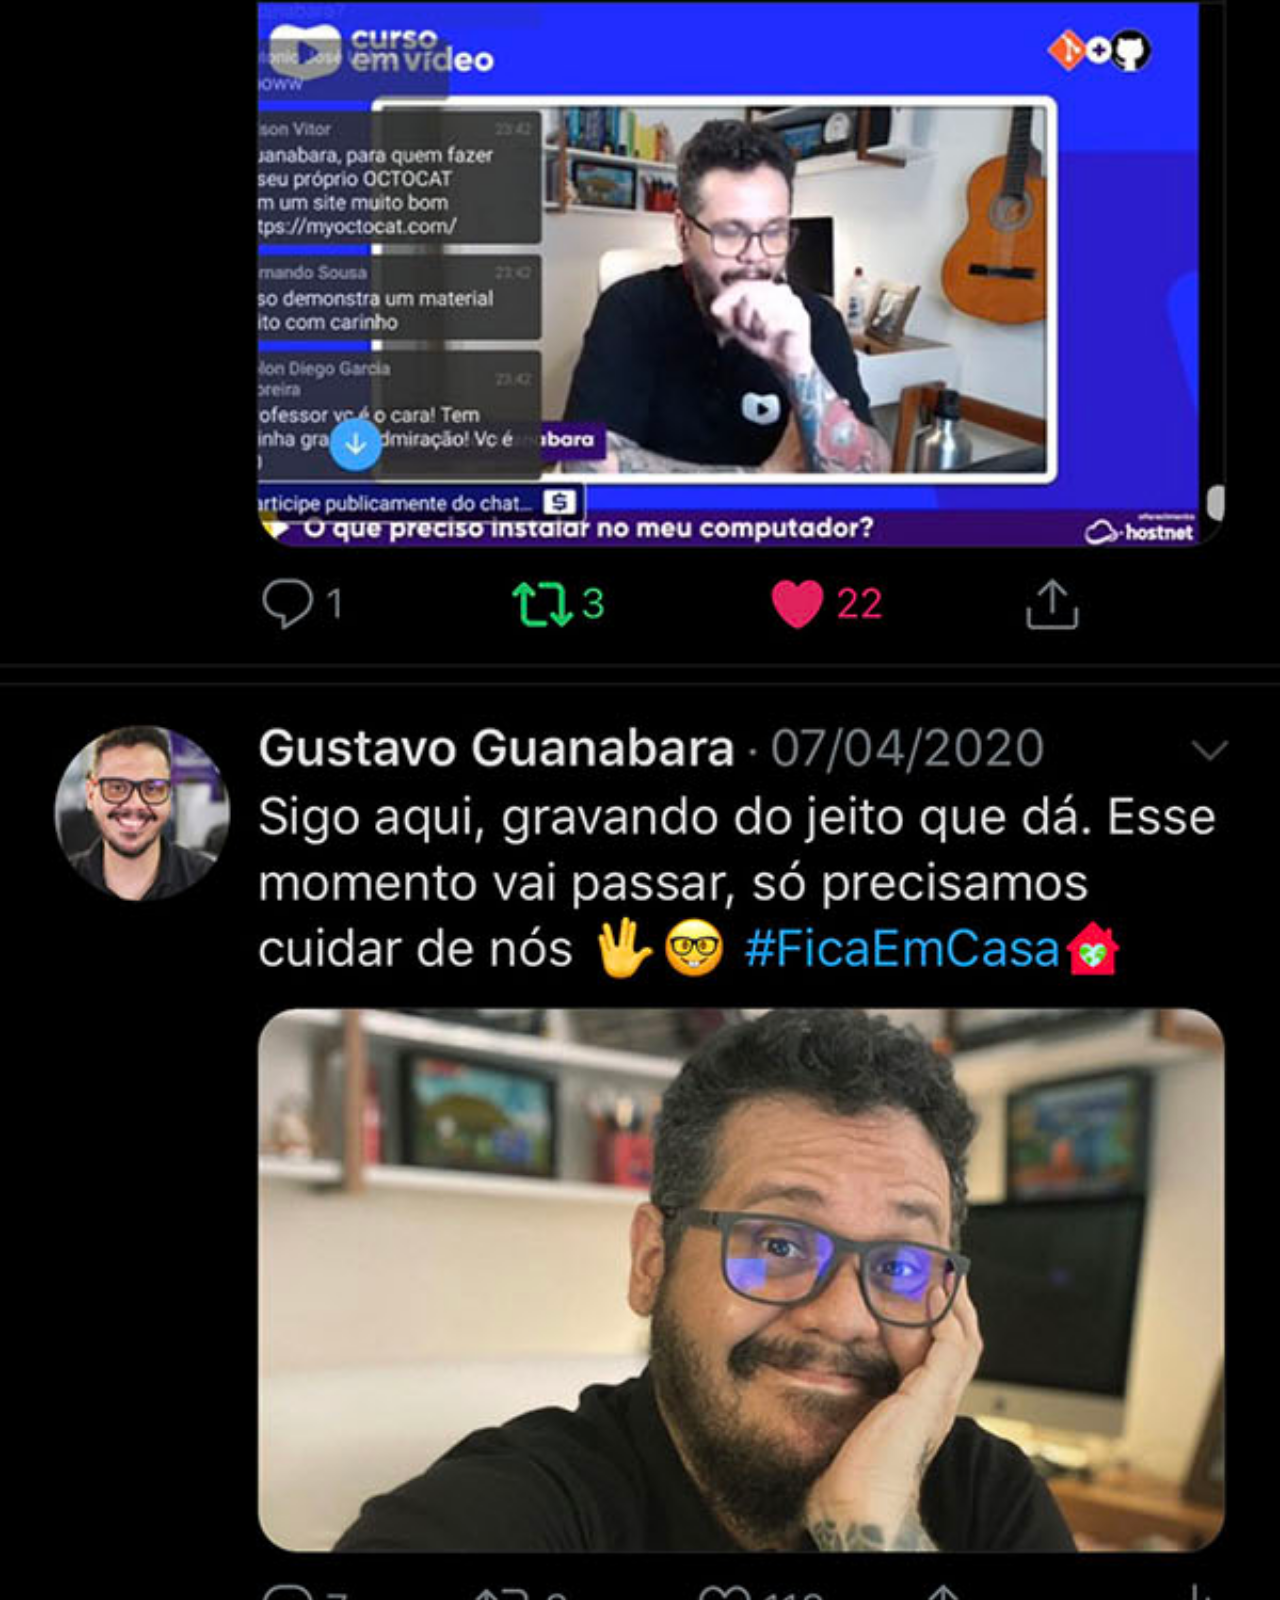
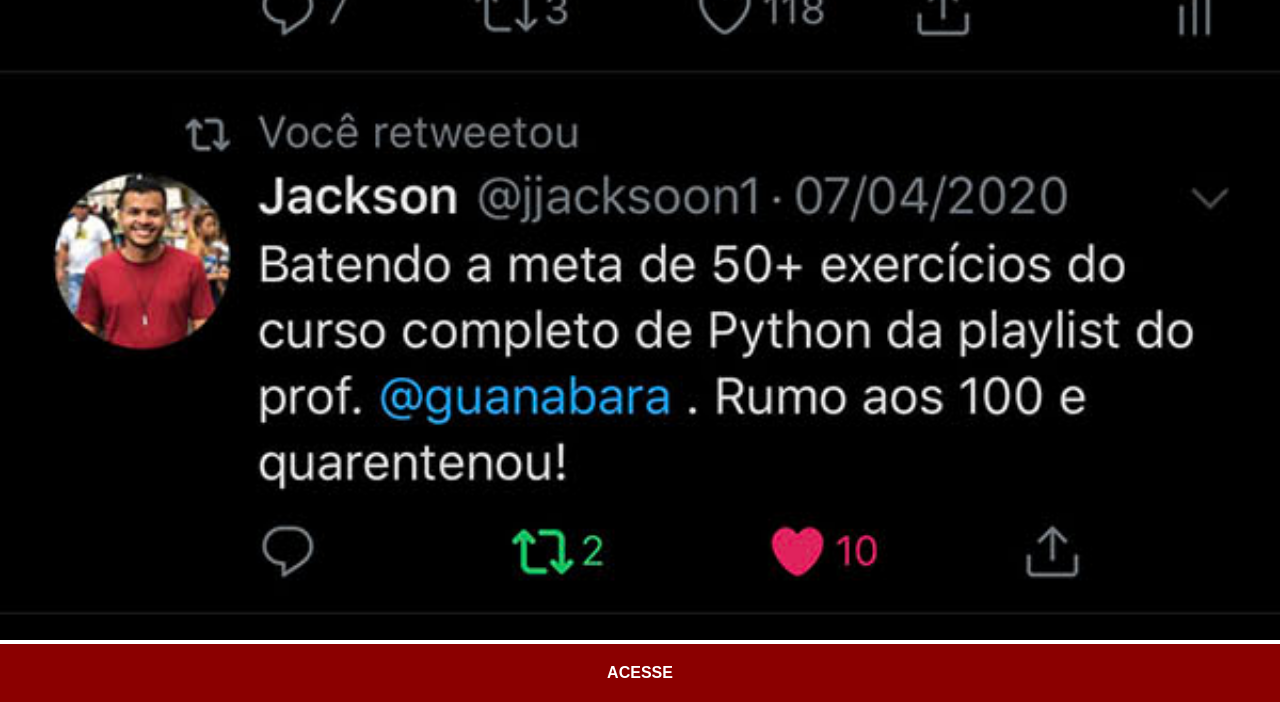
<file: twitter.html>
<!DOCTYPE html>
<html lang="pt-br">
<head>
    <meta charset="UTF-8">
    <meta name="viewport" content="width=device-width, initial-scale=1.0">
    <link rel="stylesheet" href="estilos/social.css">
    <title>Twitter</title>
</head>
<body>
    <img src="imagens/tela-twitter.jpg" alt="Twitter">
    <a href="https://x.com/guanabara" target="_blank">ACESSE</a>    
</body>
</html>
</file>
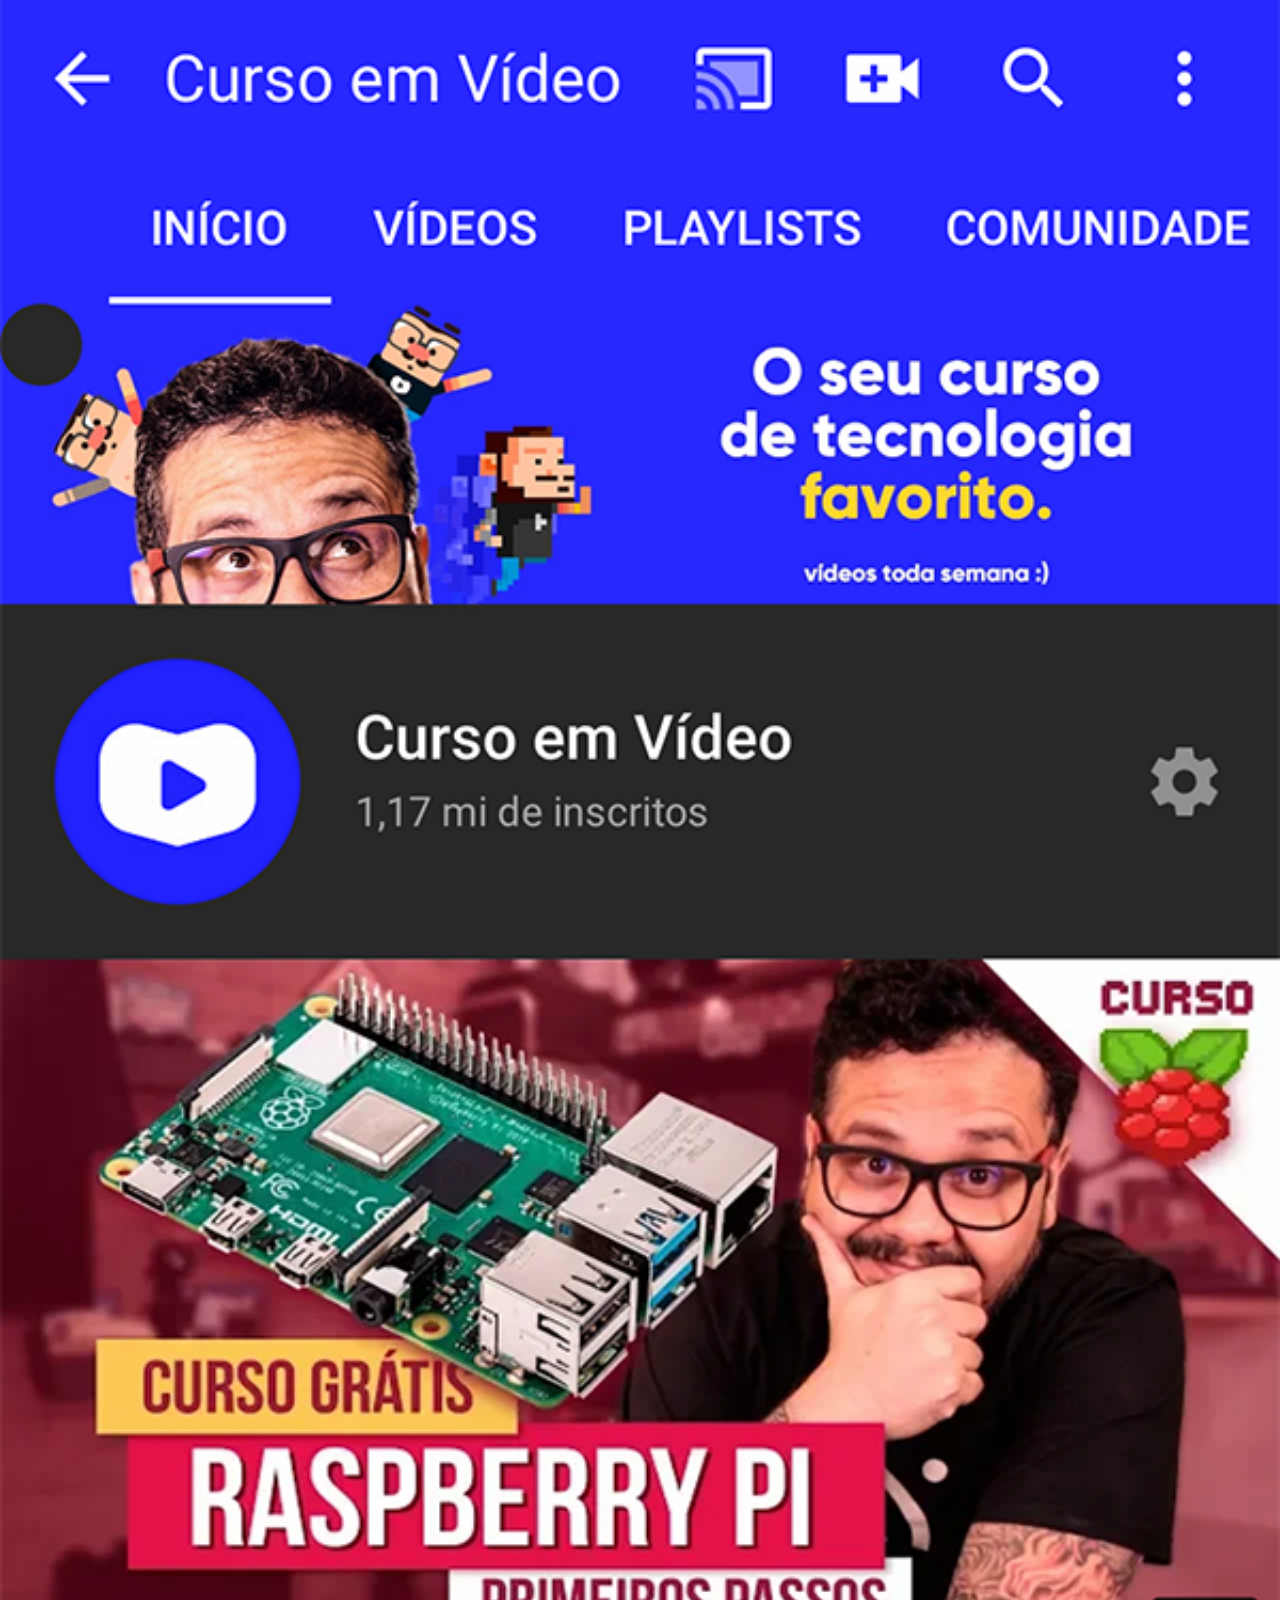
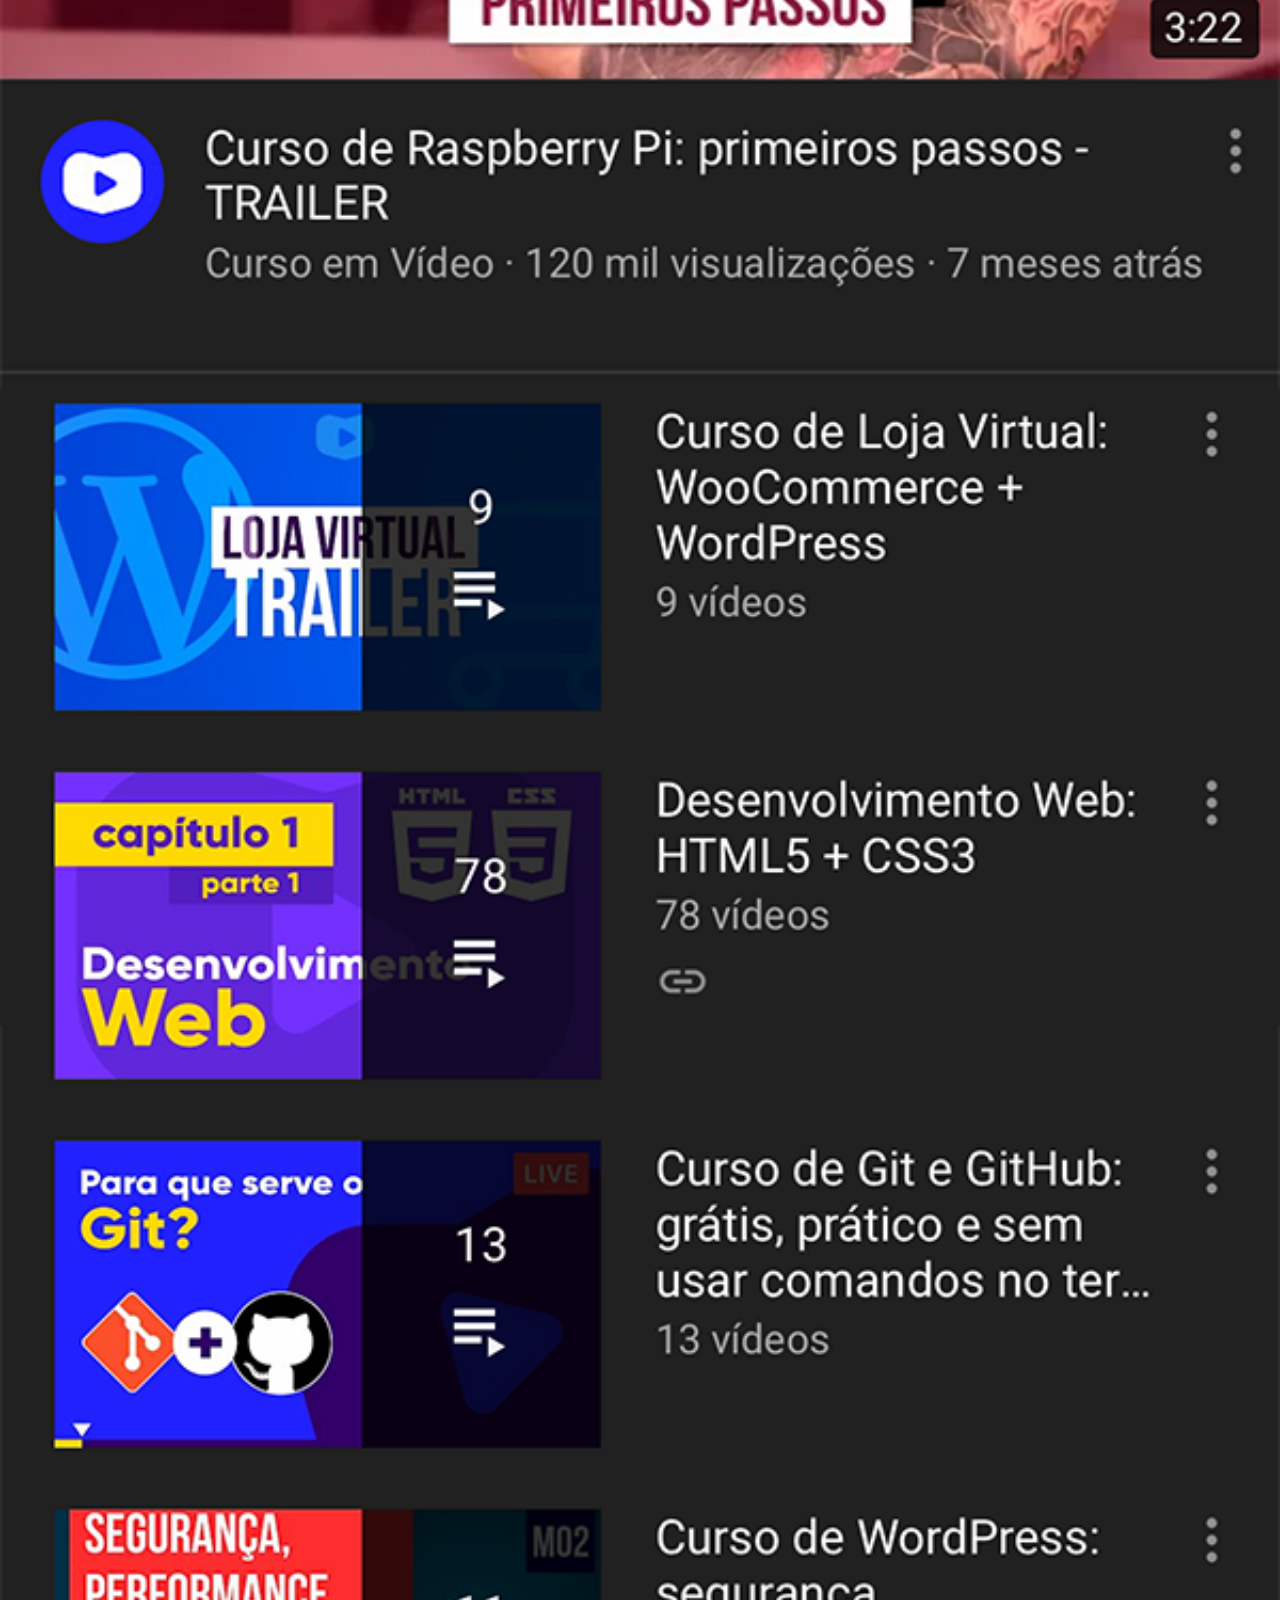
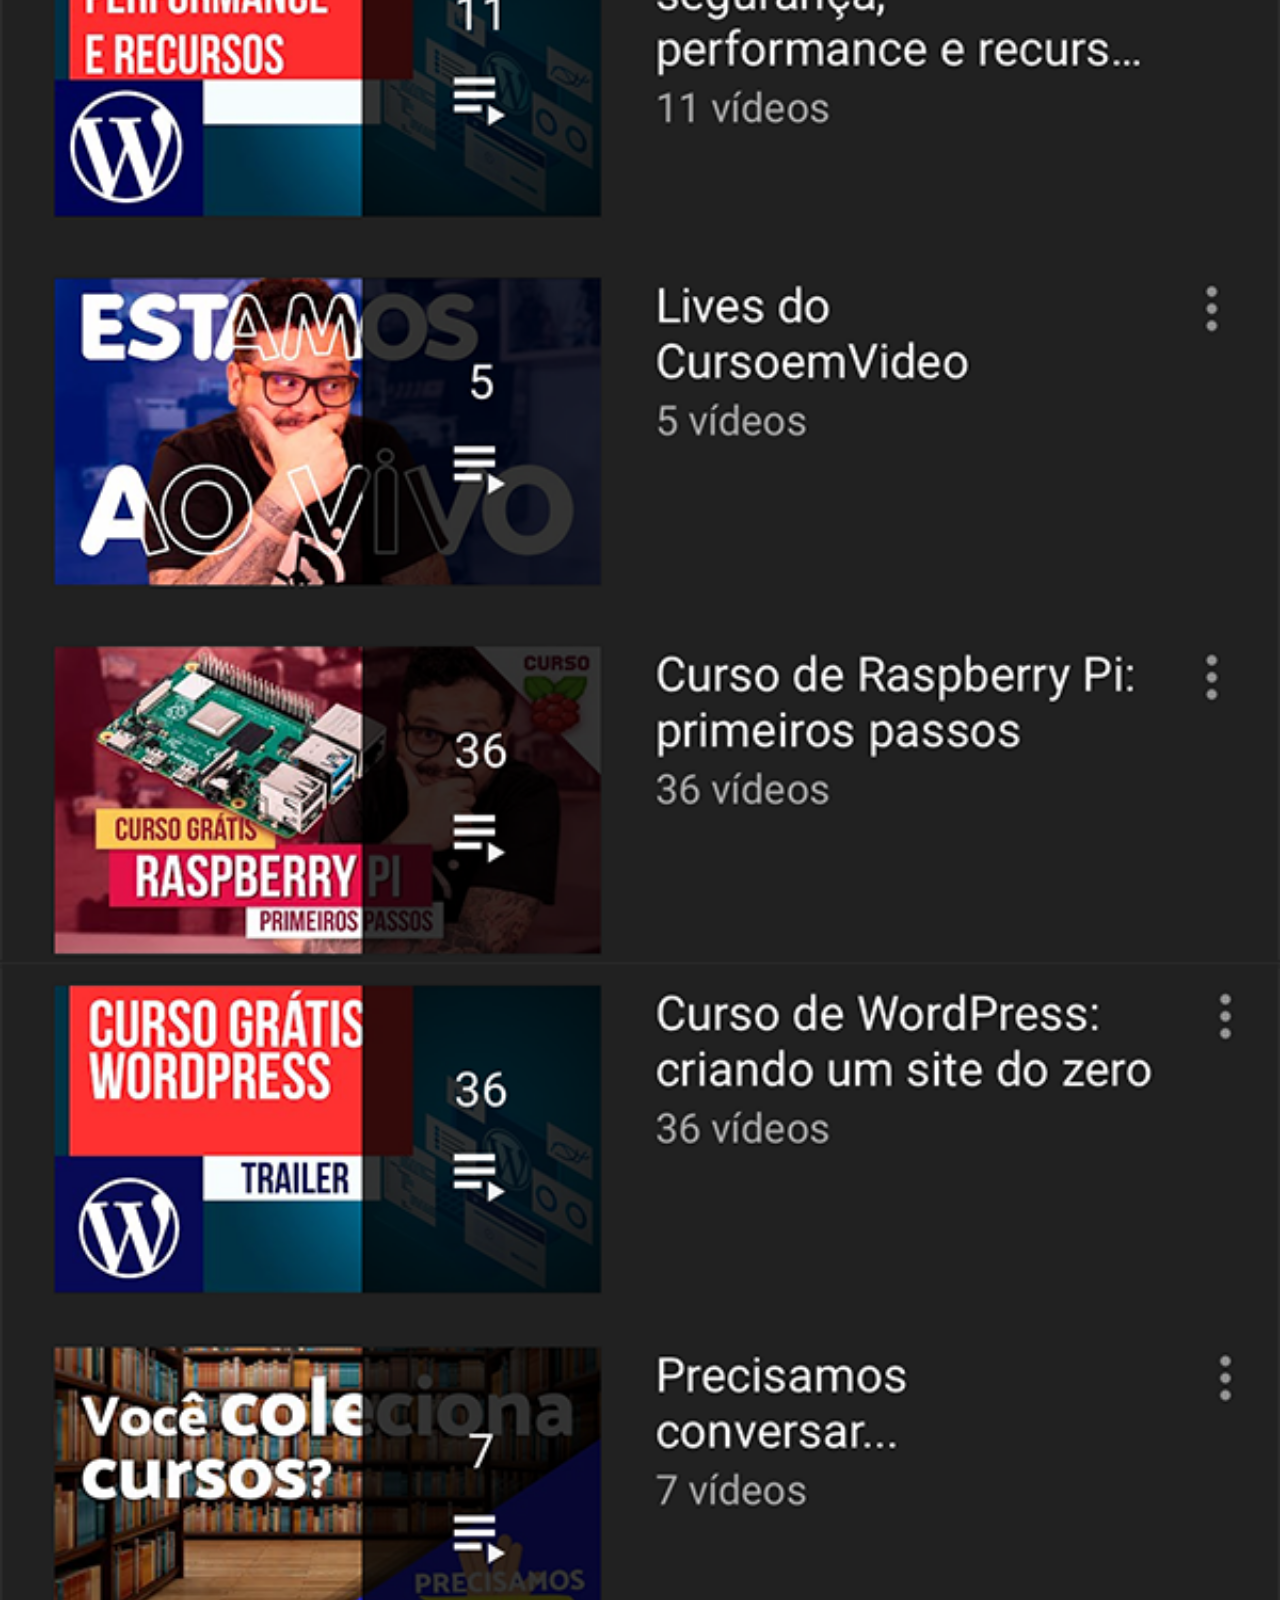
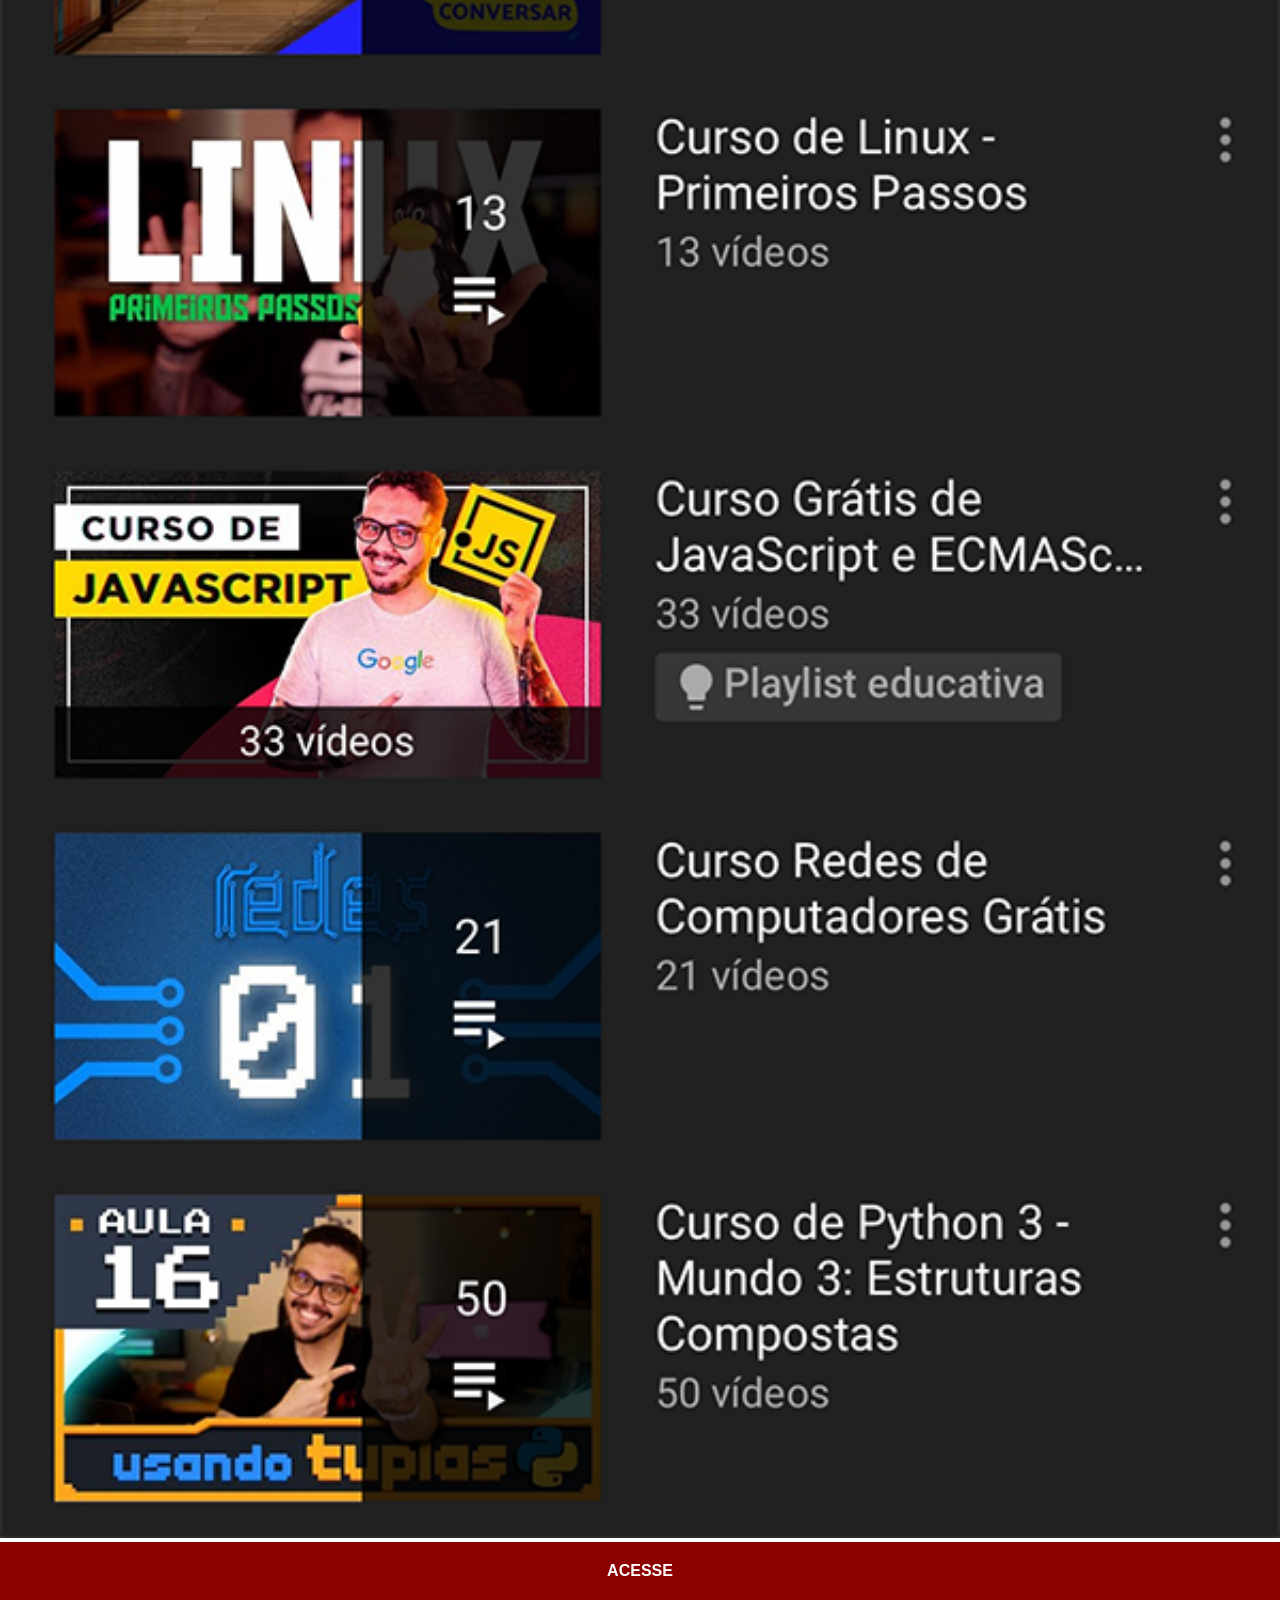
<file: youtube.html>
<!DOCTYPE html>
<html lang="pt-br">
<head>
    <meta charset="UTF-8">
    <meta name="viewport" content="width=device-width, initial-scale=1.0">
    <link rel="stylesheet" href="estilos/social.css">
    <title>Youtube</title>
</head>
<body>
    <img src="imagens/tela-youtube.png" alt="Youtube">
    <a href="https://www.youtube.com/@cursoemvideo/playlists" target="_blank">ACESSE</a>
</body>
</html>
</file>
<file: estilos/style.css>
@charset "UTF-8";

* {
    margin: 0px;
    pad: 0px;
    font-family: Arial, Helvetica, sans-serif;
}

html, body {
    height: 100vh;
    width: 100vw;
    background-color: black;
}

body{
    background: url(../imagens/fundo-madeira.jpg) no-repeat top center;
    background-size: cover;
    background-attachment: fixed;
}

main {
    position: relative;
    height: 100vh;  
}

section#telefone{
    position: absolute;
    top: 50%;
    left: 50%;
    transform: translate(-50%, -50%);
    height: 627px;
    width: 311px;
    background: url(../imagens/frame-iphone.png) no-repeat;
}

iframe#tela{
    position: relative;
    top: 80px;
    left: 23px;
    width: 266px;
    height: 471px;
}

section#redes-sociais{
    text-align: right;
}

section#redes-sociais img{
    width: 50px;
    margin: 10px;
    border-radius: 50%;
    box-shadow: 2px 2px 5px rgba(0, 0, 0, 0.400);
    box-sizing: border-box;
}

section#redes-sociais img:hover{
    border: 2px solid rgba(255, 255, 255, 0.637);
    transform: translate(-3px, -3px);
    box-shadow: 5px 5px 10px rgba(0, 0, 0, 0.623);
    transition: transform .3s;
}
</file>
<file: estilos/social.css>
@charset "UTF-8";
*{
    margin: 0px;
    padding: 0px;
    font-family: Arial, Helvetica, sans-serif;
}

::-webkit-scrollbar{
    width: 0px;
    height: 0px;
}

img{
    width: 100vw;
}

a{
    display: block;
    background-color: darkred;
    color: white;
    padding: 20px;
    text-align: center;
    font-weight: bolder;
    text-decoration: none;
}

a:hover{
    background-color: red;
}
</file>
